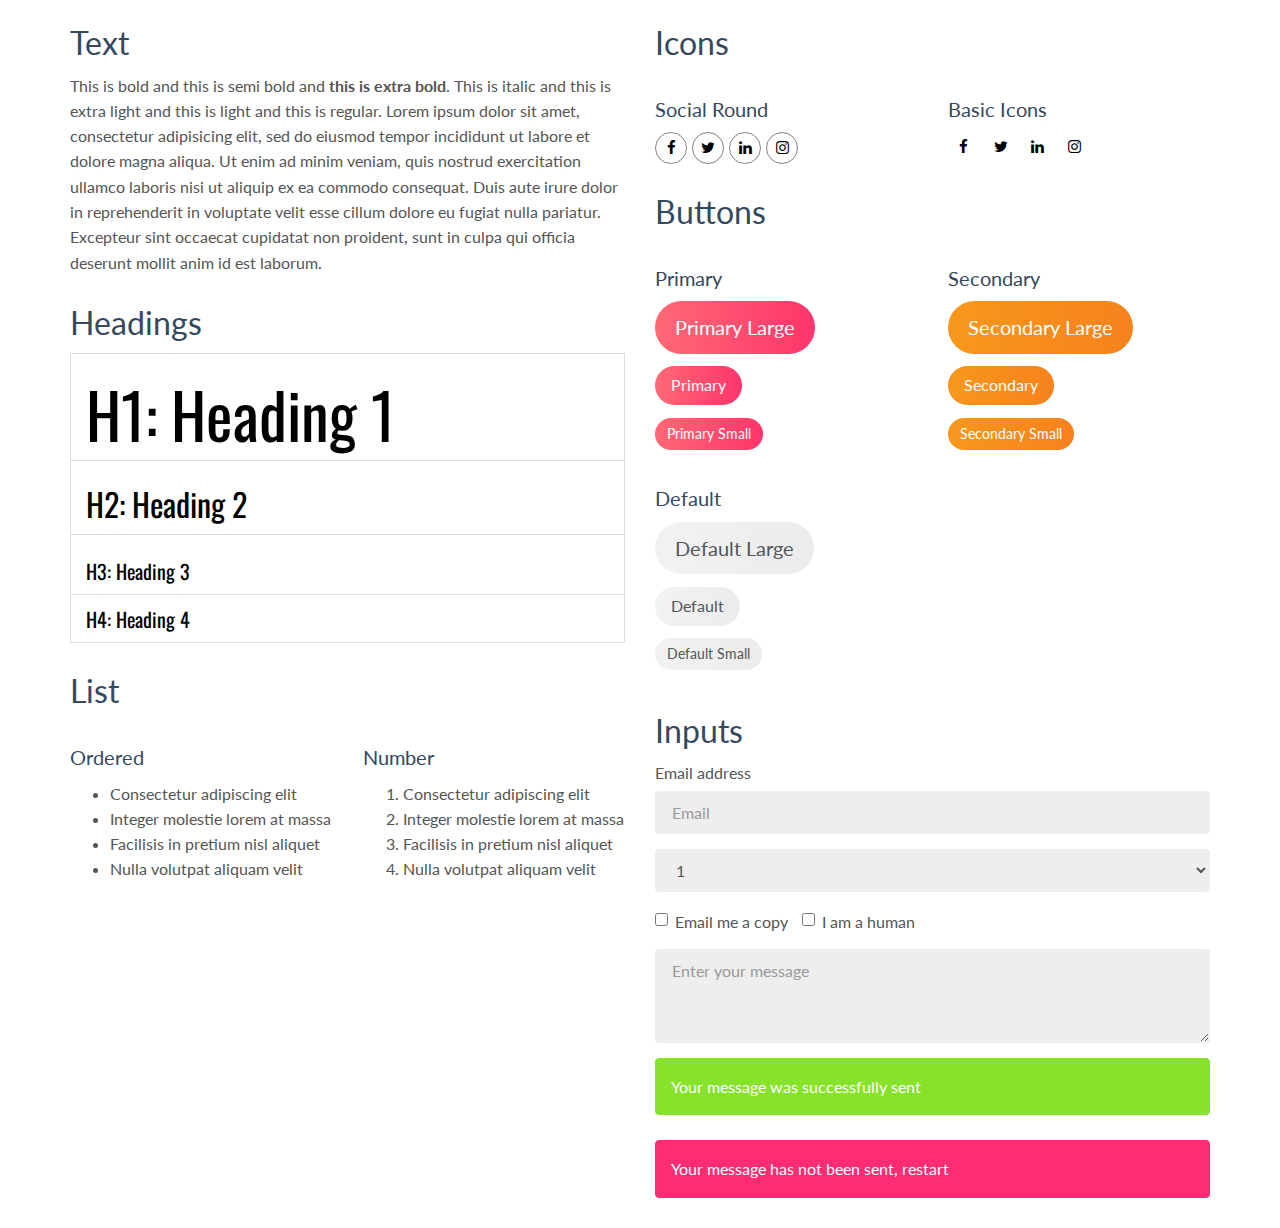
<file: components.html>
<!DOCTYPE html>
<html lang="en">

<head>
  <meta charset="UTF-8">
  <meta content="IE=edge" http-equiv="X-UA-Compatible">
  <meta content="width=device-width,initial-scale=1" name="viewport">
  <meta content="description" name="description">
  <meta name="google" content="notranslate" />
  <meta content="Mashup templates have been developped by Orson.io team" name="author">

  <!-- Disable tap highlight on IE -->
  <meta name="msapplication-tap-highlight" content="no">
  
  <link rel="apple-touch-icon" sizes="180x180" href="./assets/apple-icon-180x180.png">
  <link href="./assets/favicon.ico" rel="icon">

  <title>Title page</title>  

<link href="./main.d8e0d294.css" rel="stylesheet"></head>

<body class="white">


<!-- Add your site or app content here -->
  <div class="container">
    <div class="row">
      <div class="col-xs-12 col-md-6">

        <div class="template-example">
          <h2 class="template-title-example">Text</h2>
          <p>This is bold and this is semi bold and <b>this is extra bold</b>. This is italic and this is extra light and this is light
          and this is regular. Lorem ipsum dolor sit amet, consectetur adipisicing elit, sed do eiusmod
          tempor incididunt ut labore et dolore magna aliqua. Ut enim ad minim veniam,
          quis nostrud exercitation ullamco laboris nisi ut aliquip ex ea commodo
          consequat. Duis aute irure dolor in reprehenderit in voluptate velit esse
          cillum dolore eu fugiat nulla pariatur. Excepteur sint occaecat cupidatat non
          proident, sunt in culpa qui officia deserunt mollit anim id est laborum.
          </p>
        </div>

        <div class="template-example">
          <h2 class="template-title-example">Headings</h2>
          
          <table class="table table-bordered">
            <tr><td><h1>H1: Heading 1</h1></td></tr>
            <tr><td><h2>H2: Heading 2</h2></td></tr>
            <tr><td><h3>H3: Heading 3</h3></td></tr>
            <tr><td><h4>H4: Heading 4</h4></td></tr>
          </table>
          
        </div>

        
        <div class="template-example">
          <h2 class="template-title-example">List</h2>
          <div class="row">
            <div class="col-md-6">
              <h3 class="template-title-example">Ordered</h3>
              <ul>
                <li>Consectetur adipiscing elit</li>
                <li>Integer molestie lorem at massa</li>
                <li>Facilisis in pretium nisl aliquet</li>
                <li>Nulla volutpat aliquam velit</li>
              </ul>
            </div>
            <div class="col-md-6">
              <h3 class="template-title-example">Number</h3>
              <ol>
                <li>Consectetur adipiscing elit</li>
                <li>Integer molestie lorem at massa</li>
                <li>Facilisis in pretium nisl aliquet</li>
                <li>Nulla volutpat aliquam velit</li>
              </ol>
            </div>
          </div>
        </div>
        
      </div>

      <div class="col-xs-12 col-md-6">
        <div class="template-example">
          <h2 class="template-title-example">Icons</h2>
          
          <div class="row">
            <div class="col-md-6">
              <h3 class="template-title-example">Social Round</h2>
              <ul class="list-icons">
                <li>
                  <a href="" class="social-round-icon fa-icon">
                    <i class="fa fa-facebook"></i>
                  </a>
                </li>
                <li>
                  <a href="" class="social-round-icon fa-icon">
                    <i class="fa fa-twitter"></i>
                  </a>
                </li>
                <li>
                  <a href="" class="social-round-icon fa-icon">
                    <i class="fa fa-linkedin"></i>
                  </a>
                </li>
                <li>
                  <a href="" class="social-round-icon fa-icon">
                    <i class="fa fa-instagram"></i>
                  </a>
                </li>
              </ul>
            </div>
            <div class="col-md-6">
               <h3 class="template-title-example">Basic Icons</h2>
                <ul class="list-icons">
                  <li>
                    <span class="fa-icon">
                      <i class="fa fa-facebook"></i>
                    </span>
                  </li>
                  <li>
                    <span class="fa-icon">
                      <i class="fa fa-twitter"></i>
                    </span>
                  </li>
                  <li>
                    <span class="fa-icon">
                      <i class="fa fa-linkedin"></i>
                    </span>
                  </li>
                  <li>
                    <span class="fa-icon">
                      <i class="fa fa-instagram"></i>
                    </span>
                  </li>
                </ul>
            </div>

          </div>


          


        </div>

        <div class="template-example">
          <h2 class="template-title-example">Buttons</h2>
          <div class="row">
            <div class="col-md-6">
              <h3 class="template-title-example">Primary</h2>
              <div class="row">
                  <div class="col-md-6">
                  <p><a href="" class="btn btn-primary btn-lg">Primary Large</a></p>
                  <p><a href="" class="btn btn-primary">Primary </a></p>
                  <p><a href="" class="btn btn-primary btn-sm">Primary Small</a></p>
                </div>
              </div>

              <h3 class="template-title-example">Default</h2>
              <div class="row">
                  <div class="col-md-6">
                  <p><a href="" class="btn btn-default btn-lg">Default Large</a></p>
                  <p><a href="" class="btn btn-default">Default </a></p>
                  <p><a href="" class="btn btn-default btn-sm">Default Small</a></p>
                </div>
              </div>

            </div>

            <div class="col-md-6">
              <h3 class="template-title-example">Secondary</h2>
              <div class="row">
                  <div class="col-md-6">
                  <p><a href="" class="btn btn-info btn-lg">Secondary Large</a></p>
                  <p><a href="" class="btn btn-info">Secondary </a></p>
                  <p><a href="" class="btn btn-info btn-sm">Secondary Small</a></p>
                </div>
              </div>
            </div>
          </div>
        </div>
        
        <div class="template-example">
          <h2 class="template-title-example">Inputs</h2>

            <div class="form-group">
              <label for="exampleInputEmail1">Email address</label>
              <input type="email" class="form-control" id="exampleInputEmail1" placeholder="Email">
            </div>

            <div class="form-group">
              <select class="form-control">
                <option>1</option>
                <option>2</option>
                <option>3</option>
                <option>4</option>
                <option>5</option>
              </select>
            </div>

            <div class="form-group">
              <label class="checkbox-inline">
                <input 
                type="checkbox" id="inlineCheckbox1" value="option1"> Email me a copy
              </label>
              <label class="checkbox-inline">
                <input type="checkbox" id="inlineCheckbox2" value="option2"> I am a human
              </label>
            </div>

            <div class="form-group">
              <textarea class="form-control" rows="3" placeholder="Enter your message"></textarea>
            </div>
            
            <div class="alert alert-success" role="alert">Your message was successfully sent</div>
            <div class="alert alert-danger" role="alert">Your message has not been sent, restart</div>
        </div>




      </div>
    </div>
  </div>

<script type="text/javascript" src="./main.bc58148c.js"></script>
</file>
<file: main.d8e0d294.css>
@import url(https://fonts.googleapis.com/css?family=Lato:400,700|Oswald);@import url(https://maxcdn.bootstrapcdn.com/font-awesome/4.7.0/css/font-awesome.min.css);/*!
 * Bootstrap v3.3.7 (http://getbootstrap.com)
 * Copyright 2011-2016 Twitter, Inc.
 * Licensed under MIT (https://github.com/twbs/bootstrap/blob/master/LICENSE)
 */
/*! normalize.css v3.0.3 | MIT License | github.com/necolas/normalize.css */html{font-family:sans-serif;-ms-text-size-adjust:100%;-webkit-text-size-adjust:100%}body{margin:0}article,aside,details,figcaption,figure,footer,header,hgroup,main,menu,nav,section,summary{display:block}audio,canvas,progress,video{display:inline-block;vertical-align:baseline}audio:not([controls]){display:none;height:0}[hidden],template{display:none}a{background-color:transparent}a:active,a:hover{outline:0}abbr[title]{border-bottom:1px dotted}b,strong{font-weight:700}dfn{font-style:italic}h1{font-size:2em;margin:.67em 0}mark{background:#ff0;color:#000}small{font-size:80%}sub,sup{font-size:75%;line-height:0;position:relative;vertical-align:baseline}sup{top:-.5em}sub{bottom:-.25em}img{border:0}svg:not(:root){overflow:hidden}figure{margin:1em 40px}hr{box-sizing:content-box;height:0}pre{overflow:auto}code,kbd,pre,samp{font-family:monospace,monospace;font-size:1em}button,input,optgroup,select,textarea{color:inherit;font:inherit;margin:0}button{overflow:visible}button,select{text-transform:none}button,html input[type=button],input[type=reset],input[type=submit]{-webkit-appearance:button;cursor:pointer}button[disabled],html input[disabled]{cursor:default}button::-moz-focus-inner,input::-moz-focus-inner{border:0;padding:0}input{line-height:normal}input[type=checkbox],input[type=radio]{box-sizing:border-box;padding:0}input[type=number]::-webkit-inner-spin-button,input[type=number]::-webkit-outer-spin-button{height:auto}input[type=search]{-webkit-appearance:textfield;box-sizing:content-box}input[type=search]::-webkit-search-cancel-button,input[type=search]::-webkit-search-decoration{-webkit-appearance:none}fieldset{border:1px solid silver;margin:0 2px;padding:.35em .625em .75em}textarea{overflow:auto}optgroup{font-weight:700}table{border-collapse:collapse;border-spacing:0}td,th{padding:0}

/*! Source: https://github.com/h5bp/html5-boilerplate/blob/master/src/css/main.css */@media print{*,:after,:before{background:transparent!important;color:#000!important;box-shadow:none!important;text-shadow:none!important}a,a:visited{text-decoration:underline}a[href]:after{content:" (" attr(href) ")"}abbr[title]:after{content:" (" attr(title) ")"}a[href^="#"]:after,a[href^="javascript:"]:after{content:""}blockquote,pre{border:1px solid #999;page-break-inside:avoid}thead{display:table-header-group}img,tr{page-break-inside:avoid}img{max-width:100%!important}h2,h3,p{orphans:3;widows:3}h2,h3{page-break-after:avoid}.navbar{display:none}.btn>.caret,.dropup>.btn>.caret{border-top-color:#000!important}.label{border:1px solid #000}.table{border-collapse:collapse!important}.table td,.table th{background-color:#fff!important}.table-bordered td,.table-bordered th{border:1px solid #ddd!important}}*,:after,:before{-webkit-box-sizing:border-box;-moz-box-sizing:border-box;box-sizing:border-box}html{font-size:10px;-webkit-tap-highlight-color:transparent}body{font-family:Lato,Helvetica,Arial,sans-serif;font-size:16px;line-height:1.58;color:#555;background-color:#fff}button,input,select,textarea{font-family:inherit;font-size:inherit;line-height:inherit}a{color:#ff0060;text-decoration:none}a:focus,a:hover{color:#b30043;text-decoration:underline}a:focus{outline:5px auto -webkit-focus-ring-color;outline-offset:-2px}figure{margin:0}img{vertical-align:middle}.img-responsive{display:block;max-width:100%;height:auto}.img-rounded{border-radius:6px}.img-thumbnail{padding:4px;line-height:1.58;background-color:#fff;border:1px solid #ddd;border-radius:4px;-webkit-transition:all .2s ease-in-out;-o-transition:all .2s ease-in-out;transition:all .2s ease-in-out;display:inline-block;max-width:100%;height:auto}.img-circle{border-radius:50%}hr{margin-top:25px;margin-bottom:25px;border:0;border-top:1px solid #eee}.sr-only{position:absolute;width:1px;height:1px;margin:-1px;padding:0;overflow:hidden;clip:rect(0,0,0,0);border:0}.sr-only-focusable:active,.sr-only-focusable:focus{position:static;width:auto;height:auto;margin:0;overflow:visible;clip:auto}[role=button]{cursor:pointer}.h1,.h2,.h3,.h4,.h5,.h6,h1,h2,h3,h4,h5,h6{font-family:Oswald,Helvetica,Arial,sans-serif;font-weight:400;line-height:1.1;color:#000}.h1 .small,.h1 small,.h2 .small,.h2 small,.h3 .small,.h3 small,.h4 .small,.h4 small,.h5 .small,.h5 small,.h6 .small,.h6 small,h1 .small,h1 small,h2 .small,h2 small,h3 .small,h3 small,h4 .small,h4 small,h5 .small,h5 small,h6 .small,h6 small{font-weight:400;line-height:1;color:#777}.h1,.h2,.h3,h1,h2,h3{margin-top:25px;margin-bottom:12.5px}.h1 .small,.h1 small,.h2 .small,.h2 small,.h3 .small,.h3 small,h1 .small,h1 small,h2 .small,h2 small,h3 .small,h3 small{font-size:65%}.h4,.h5,.h6,h4,h5,h6{margin-top:12.5px;margin-bottom:12.5px}.h4 .small,.h4 small,.h5 .small,.h5 small,.h6 .small,.h6 small,h4 .small,h4 small,h5 .small,h5 small,h6 .small,h6 small{font-size:75%}.h1,h1{font-size:63px}.h2,h2{font-size:27px}.h3,.h4,h3,h4{font-size:20px}.h5,h5{font-size:18px}.h6,h6{font-size:14px}p{margin:0 0 12.5px}.lead{margin-bottom:25px;font-size:18px;font-weight:300;line-height:1.4}@media (min-width:768px){.lead{font-size:24px}}.small,small{font-size:87%}.mark,mark{background-color:#fcf8e3;padding:.2em}.text-left{text-align:left}.text-right{text-align:right}.text-center{text-align:center}.text-justify{text-align:justify}.text-nowrap{white-space:nowrap}.text-lowercase{text-transform:lowercase}.initialism,.text-uppercase{text-transform:uppercase}.text-capitalize{text-transform:capitalize}.text-muted{color:#777}.text-primary{color:#ff0060}a.text-primary:focus,a.text-primary:hover{color:#000}.text-success{color:#fff}a.text-success:focus,a.text-success:hover{color:#000}.text-info{color:#31708f}a.text-info:focus,a.text-info:hover{color:#000}.text-warning{color:#000}a.text-warning:focus,a.text-warning:hover{color:#000}.text-danger{color:#000}a.text-danger:focus,a.text-danger:hover{color:#000}.bg-primary{color:#000;background-color:#000}a.bg-primary:focus,a.bg-primary:hover{background-color:#000}.bg-success{background-color:#000}a.bg-success:focus,a.bg-success:hover{background-color:#000}.bg-info{background-color:#000000}a.bg-info:focus,a.bg-info:hover{background-color:#000000}.bg-warning{background-color:#000}a.bg-warning:focus,a.bg-warning:hover{background-color:#000}.bg-danger{background-color:#000}a.bg-danger:focus,a.bg-danger:hover{background-color:#000}.page-header{padding-bottom:11.5px;margin:50px 0 25px;border-bottom:1px solid #eee}ol,ul{margin-top:0;margin-bottom:12.5px}ol ol,ol ul,ul ol,ul ul{margin-bottom:0}.list-inline,.list-unstyled{padding-left:0;list-style:none}.list-inline{margin-left:-5px}.list-inline>li{display:inline-block;padding-left:5px;padding-right:5px}dl{margin-top:0;margin-bottom:25px}dd,dt{line-height:1.58}dt{font-weight:700}dd{margin-left:0}.dl-horizontal dd:after,.dl-horizontal dd:before{content:" ";display:table}.dl-horizontal dd:after{clear:both}@media (min-width:768px){.dl-horizontal dt{float:left;width:160px;clear:left;text-align:right;overflow:hidden;text-overflow:ellipsis;white-space:nowrap}.dl-horizontal dd{margin-left:180px}}abbr[data-original-title],abbr[title]{cursor:help;border-bottom:1px dotted #777}.initialism{font-size:90%}blockquote{padding:12.5px 25px;margin:0 0 25px;font-size:20px;border-left:5px solid #eee}blockquote ol:last-child,blockquote p:last-child,blockquote ul:last-child{margin-bottom:0}blockquote .small,blockquote footer,blockquote small{display:block;font-size:80%;line-height:1.58;color:#777}blockquote .small:before,blockquote footer:before,blockquote small:before{content:"\2014   \A0"}.blockquote-reverse,blockquote.pull-right{padding-right:15px;padding-left:0;border-right:5px solid #eee;border-left:0;text-align:right}.blockquote-reverse .small:before,.blockquote-reverse footer:before,.blockquote-reverse small:before,blockquote.pull-right .small:before,blockquote.pull-right footer:before,blockquote.pull-right small:before{content:""}.blockquote-reverse .small:after,.blockquote-reverse footer:after,.blockquote-reverse small:after,blockquote.pull-right .small:after,blockquote.pull-right footer:after,blockquote.pull-right small:after{content:"\A0   \2014"}address{margin-bottom:25px;font-style:normal;line-height:1.58}code,kbd,pre,samp{font-family:Menlo,Monaco,Consolas,Courier New,monospace}code{color:#c7254e;background-color:#000000;border-radius:4px}code,kbd{padding:2px 4px;font-size:90%}kbd{color:#000000;background-color:#333;border-radius:3px;box-shadow:inset 0 -1px 0 rgba(0,0,0,.25)}kbd kbd{padding:0;font-size:100%;font-weight:700;box-shadow:none}pre{display:block;padding:12px;margin:0 0 12.5px;font-size:15px;line-height:1.58;word-break:break-all;word-wrap:break-word;color:#000;background-color:#000000;border:1px solid #ccc;border-radius:4px}pre code{padding:0;font-size:inherit;color:inherit;white-space:pre-wrap;background-color:transparent;border-radius:0}.pre-scrollable{max-height:340px;overflow-y:scroll}.container{margin-right:auto;margin-left:auto;padding-left:15px;padding-right:15px}.container:after,.container:before{content:" ";display:table}.container:after{clear:both}@media (min-width:768px){.container{width:750px}}@media (min-width:992px){.container{width:970px}}@media (min-width:1200px){.container{width:1170px}}.container-fluid{margin-right:auto;margin-left:auto;padding-left:15px;padding-right:15px}.container-fluid:after,.container-fluid:before{content:" ";display:table}.container-fluid:after{clear:both}.row{margin-left:-15px;margin-right:-15px}.row:after,.row:before{content:" ";display:table}.row:after{clear:both}.col-lg-1,.col-lg-2,.col-lg-3,.col-lg-4,.col-lg-5,.col-lg-6,.col-lg-7,.col-lg-8,.col-lg-9,.col-lg-10,.col-lg-11,.col-lg-12,.col-md-1,.col-md-2,.col-md-3,.col-md-4,.col-md-5,.col-md-6,.col-md-7,.col-md-8,.col-md-9,.col-md-10,.col-md-11,.col-md-12,.col-sm-1,.col-sm-2,.col-sm-3,.col-sm-4,.col-sm-5,.col-sm-6,.col-sm-7,.col-sm-8,.col-sm-9,.col-sm-10,.col-sm-11,.col-sm-12,.col-xs-1,.col-xs-2,.col-xs-3,.col-xs-4,.col-xs-5,.col-xs-6,.col-xs-7,.col-xs-8,.col-xs-9,.col-xs-10,.col-xs-11,.col-xs-12{position:relative;min-height:1px;padding-left:15px;padding-right:15px}.col-xs-1,.col-xs-2,.col-xs-3,.col-xs-4,.col-xs-5,.col-xs-6,.col-xs-7,.col-xs-8,.col-xs-9,.col-xs-10,.col-xs-11,.col-xs-12{float:left}.col-xs-1{width:8.33333%}.col-xs-2{width:16.66667%}.col-xs-3{width:25%}.col-xs-4{width:33.33333%}.col-xs-5{width:41.66667%}.col-xs-6{width:50%}.col-xs-7{width:58.33333%}.col-xs-8{width:66.66667%}.col-xs-9{width:75%}.col-xs-10{width:83.33333%}.col-xs-11{width:91.66667%}.col-xs-12{width:100%}.col-xs-pull-0{right:auto}.col-xs-pull-1{right:8.33333%}.col-xs-pull-2{right:16.66667%}.col-xs-pull-3{right:25%}.col-xs-pull-4{right:33.33333%}.col-xs-pull-5{right:41.66667%}.col-xs-pull-6{right:50%}.col-xs-pull-7{right:58.33333%}.col-xs-pull-8{right:66.66667%}.col-xs-pull-9{right:75%}.col-xs-pull-10{right:83.33333%}.col-xs-pull-11{right:91.66667%}.col-xs-pull-12{right:100%}.col-xs-push-0{left:auto}.col-xs-push-1{left:8.33333%}.col-xs-push-2{left:16.66667%}.col-xs-push-3{left:25%}.col-xs-push-4{left:33.33333%}.col-xs-push-5{left:41.66667%}.col-xs-push-6{left:50%}.col-xs-push-7{left:58.33333%}.col-xs-push-8{left:66.66667%}.col-xs-push-9{left:75%}.col-xs-push-10{left:83.33333%}.col-xs-push-11{left:91.66667%}.col-xs-push-12{left:100%}.col-xs-offset-0{margin-left:0}.col-xs-offset-1{margin-left:8.33333%}.col-xs-offset-2{margin-left:16.66667%}.col-xs-offset-3{margin-left:25%}.col-xs-offset-4{margin-left:33.33333%}.col-xs-offset-5{margin-left:41.66667%}.col-xs-offset-6{margin-left:50%}.col-xs-offset-7{margin-left:58.33333%}.col-xs-offset-8{margin-left:66.66667%}.col-xs-offset-9{margin-left:75%}.col-xs-offset-10{margin-left:83.33333%}.col-xs-offset-11{margin-left:91.66667%}.col-xs-offset-12{margin-left:100%}@media (min-width:768px){.col-sm-1,.col-sm-2,.col-sm-3,.col-sm-4,.col-sm-5,.col-sm-6,.col-sm-7,.col-sm-8,.col-sm-9,.col-sm-10,.col-sm-11,.col-sm-12{float:left}.col-sm-1{width:8.33333%}.col-sm-2{width:16.66667%}.col-sm-3{width:25%}.col-sm-4{width:33.33333%}.col-sm-5{width:41.66667%}.col-sm-6{width:50%}.col-sm-7{width:58.33333%}.col-sm-8{width:66.66667%}.col-sm-9{width:75%}.col-sm-10{width:83.33333%}.col-sm-11{width:91.66667%}.col-sm-12{width:100%}.col-sm-pull-0{right:auto}.col-sm-pull-1{right:8.33333%}.col-sm-pull-2{right:16.66667%}.col-sm-pull-3{right:25%}.col-sm-pull-4{right:33.33333%}.col-sm-pull-5{right:41.66667%}.col-sm-pull-6{right:50%}.col-sm-pull-7{right:58.33333%}.col-sm-pull-8{right:66.66667%}.col-sm-pull-9{right:75%}.col-sm-pull-10{right:83.33333%}.col-sm-pull-11{right:91.66667%}.col-sm-pull-12{right:100%}.col-sm-push-0{left:auto}.col-sm-push-1{left:8.33333%}.col-sm-push-2{left:16.66667%}.col-sm-push-3{left:25%}.col-sm-push-4{left:33.33333%}.col-sm-push-5{left:41.66667%}.col-sm-push-6{left:50%}.col-sm-push-7{left:58.33333%}.col-sm-push-8{left:66.66667%}.col-sm-push-9{left:75%}.col-sm-push-10{left:83.33333%}.col-sm-push-11{left:91.66667%}.col-sm-push-12{left:100%}.col-sm-offset-0{margin-left:0}.col-sm-offset-1{margin-left:8.33333%}.col-sm-offset-2{margin-left:16.66667%}.col-sm-offset-3{margin-left:25%}.col-sm-offset-4{margin-left:33.33333%}.col-sm-offset-5{margin-left:41.66667%}.col-sm-offset-6{margin-left:50%}.col-sm-offset-7{margin-left:58.33333%}.col-sm-offset-8{margin-left:66.66667%}.col-sm-offset-9{margin-left:75%}.col-sm-offset-10{margin-left:83.33333%}.col-sm-offset-11{margin-left:91.66667%}.col-sm-offset-12{margin-left:100%}}@media (min-width:992px){.col-md-1,.col-md-2,.col-md-3,.col-md-4,.col-md-5,.col-md-6,.col-md-7,.col-md-8,.col-md-9,.col-md-10,.col-md-11,.col-md-12{float:left}.col-md-1{width:8.33333%}.col-md-2{width:16.66667%}.col-md-3{width:25%}.col-md-4{width:33.33333%}.col-md-5{width:41.66667%}.col-md-6{width:50%}.col-md-7{width:58.33333%}.col-md-8{width:66.66667%}.col-md-9{width:75%}.col-md-10{width:83.33333%}.col-md-11{width:91.66667%}.col-md-12{width:100%}.col-md-pull-0{right:auto}.col-md-pull-1{right:8.33333%}.col-md-pull-2{right:16.66667%}.col-md-pull-3{right:25%}.col-md-pull-4{right:33.33333%}.col-md-pull-5{right:41.66667%}.col-md-pull-6{right:50%}.col-md-pull-7{right:58.33333%}.col-md-pull-8{right:66.66667%}.col-md-pull-9{right:75%}.col-md-pull-10{right:83.33333%}.col-md-pull-11{right:91.66667%}.col-md-pull-12{right:100%}.col-md-push-0{left:auto}.col-md-push-1{left:8.33333%}.col-md-push-2{left:16.66667%}.col-md-push-3{left:25%}.col-md-push-4{left:33.33333%}.col-md-push-5{left:41.66667%}.col-md-push-6{left:50%}.col-md-push-7{left:58.33333%}.col-md-push-8{left:66.66667%}.col-md-push-9{left:75%}.col-md-push-10{left:83.33333%}.col-md-push-11{left:91.66667%}.col-md-push-12{left:100%}.col-md-offset-0{margin-left:0}.col-md-offset-1{margin-left:8.33333%}.col-md-offset-2{margin-left:16.66667%}.col-md-offset-3{margin-left:25%}.col-md-offset-4{margin-left:33.33333%}.col-md-offset-5{margin-left:41.66667%}.col-md-offset-6{margin-left:50%}.col-md-offset-7{margin-left:58.33333%}.col-md-offset-8{margin-left:66.66667%}.col-md-offset-9{margin-left:75%}.col-md-offset-10{margin-left:83.33333%}.col-md-offset-11{margin-left:91.66667%}.col-md-offset-12{margin-left:100%}}@media (min-width:1200px){.col-lg-1,.col-lg-2,.col-lg-3,.col-lg-4,.col-lg-5,.col-lg-6,.col-lg-7,.col-lg-8,.col-lg-9,.col-lg-10,.col-lg-11,.col-lg-12{float:left}.col-lg-1{width:8.33333%}.col-lg-2{width:16.66667%}.col-lg-3{width:25%}.col-lg-4{width:33.33333%}.col-lg-5{width:41.66667%}.col-lg-6{width:50%}.col-lg-7{width:58.33333%}.col-lg-8{width:66.66667%}.col-lg-9{width:75%}.col-lg-10{width:83.33333%}.col-lg-11{width:91.66667%}.col-lg-12{width:100%}.col-lg-pull-0{right:auto}.col-lg-pull-1{right:8.33333%}.col-lg-pull-2{right:16.66667%}.col-lg-pull-3{right:25%}.col-lg-pull-4{right:33.33333%}.col-lg-pull-5{right:41.66667%}.col-lg-pull-6{right:50%}.col-lg-pull-7{right:58.33333%}.col-lg-pull-8{right:66.66667%}.col-lg-pull-9{right:75%}.col-lg-pull-10{right:83.33333%}.col-lg-pull-11{right:91.66667%}.col-lg-pull-12{right:100%}.col-lg-push-0{left:auto}.col-lg-push-1{left:8.33333%}.col-lg-push-2{left:16.66667%}.col-lg-push-3{left:25%}.col-lg-push-4{left:33.33333%}.col-lg-push-5{left:41.66667%}.col-lg-push-6{left:50%}.col-lg-push-7{left:58.33333%}.col-lg-push-8{left:66.66667%}.col-lg-push-9{left:75%}.col-lg-push-10{left:83.33333%}.col-lg-push-11{left:91.66667%}.col-lg-push-12{left:100%}.col-lg-offset-0{margin-left:0}.col-lg-offset-1{margin-left:8.33333%}.col-lg-offset-2{margin-left:16.66667%}.col-lg-offset-3{margin-left:25%}.col-lg-offset-4{margin-left:33.33333%}.col-lg-offset-5{margin-left:41.66667%}.col-lg-offset-6{margin-left:50%}.col-lg-offset-7{margin-left:58.33333%}.col-lg-offset-8{margin-left:66.66667%}.col-lg-offset-9{margin-left:75%}.col-lg-offset-10{margin-left:83.33333%}.col-lg-offset-11{margin-left:91.66667%}.col-lg-offset-12{margin-left:100%}}table{background-color:transparent}caption{padding-top:8px;padding-bottom:8px;color:#777}caption,th{text-align:left}.table{width:100%;max-width:100%;margin-bottom:25px}.table>tbody>tr>td,.table>tbody>tr>th,.table>tfoot>tr>td,.table>tfoot>tr>th,.table>thead>tr>td,.table>thead>tr>th{padding:8px;line-height:1.58;vertical-align:top;border-top:1px solid #ddd}.table>thead>tr>th{vertical-align:bottom;border-bottom:2px solid #ddd}.table>caption+thead>tr:first-child>td,.table>caption+thead>tr:first-child>th,.table>colgroup+thead>tr:first-child>td,.table>colgroup+thead>tr:first-child>th,.table>thead:first-child>tr:first-child>td,.table>thead:first-child>tr:first-child>th{border-top:0}.table>tbody+tbody{border-top:2px solid #ddd}.table .table{background-color:#000}.table-condensed>tbody>tr>td,.table-condensed>tbody>tr>th,.table-condensed>tfoot>tr>td,.table-condensed>tfoot>tr>th,.table-condensed>thead>tr>td,.table-condensed>thead>tr>th{padding:5px}.table-bordered,.table-bordered>tbody>tr>td,.table-bordered>tbody>tr>th,.table-bordered>tfoot>tr>td,.table-bordered>tfoot>tr>th,.table-bordered>thead>tr>td,.table-bordered>thead>tr>th{border:1px solid #ddd}.table-bordered>thead>tr>td,.table-bordered>thead>tr>th{border-bottom-width:2px}.table-striped>tbody>tr:nth-of-type(odd){background-color:#f9f9f9}.table-hover>tbody>tr:hover{background-color:#f5f5f5}table col[class*=col-]{position:static;float:none;display:table-column}table td[class*=col-],table th[class*=col-]{position:static;float:none;display:table-cell}.table>tbody>tr.active>td,.table>tbody>tr.active>th,.table>tbody>tr>td.active,.table>tbody>tr>th.active,.table>tfoot>tr.active>td,.table>tfoot>tr.active>th,.table>tfoot>tr>td.active,.table>tfoot>tr>th.active,.table>thead>tr.active>td,.table>thead>tr.active>th,.table>thead>tr>td.active,.table>thead>tr>th.active{background-color:#f5f5f5}.table-hover>tbody>tr.active:hover>td,.table-hover>tbody>tr.active:hover>th,.table-hover>tbody>tr:hover>.active,.table-hover>tbody>tr>td.active:hover,.table-hover>tbody>tr>th.active:hover{background-color:#e8e8e8}.table>tbody>tr.success>td,.table>tbody>tr.success>th,.table>tbody>tr>td.success,.table>tbody>tr>th.success,.table>tfoot>tr.success>td,.table>tfoot>tr.success>th,.table>tfoot>tr>td.success,.table>tfoot>tr>th.success,.table>thead>tr.success>td,.table>thead>tr.success>th,.table>thead>tr>td.success,.table>thead>tr>th.success{background-color:#87e329}.table-hover>tbody>tr.success:hover>td,.table-hover>tbody>tr.success:hover>th,.table-hover>tbody>tr:hover>.success,.table-hover>tbody>tr>td.success:hover,.table-hover>tbody>tr>th.success:hover{background-color:#7ad61c}.table>tbody>tr.info>td,.table>tbody>tr.info>th,.table>tbody>tr>td.info,.table>tbody>tr>th.info,.table>tfoot>tr.info>td,.table>tfoot>tr.info>th,.table>tfoot>tr>td.info,.table>tfoot>tr>th.info,.table>thead>tr.info>td,.table>thead>tr.info>th,.table>thead>tr>td.info,.table>thead>tr>th.info{background-color:#d9edf7}.table-hover>tbody>tr.info:hover>td,.table-hover>tbody>tr.info:hover>th,.table-hover>tbody>tr:hover>.info,.table-hover>tbody>tr>td.info:hover,.table-hover>tbody>tr>th.info:hover{background-color:#c4e3f3}.table>tbody>tr.warning>td,.table>tbody>tr.warning>th,.table>tbody>tr>td.warning,.table>tbody>tr>th.warning,.table>tfoot>tr.warning>td,.table>tfoot>tr.warning>th,.table>tfoot>tr>td.warning,.table>tfoot>tr>th.warning,.table>thead>tr.warning>td,.table>thead>tr.warning>th,.table>thead>tr>td.warning,.table>thead>tr>th.warning{background-color:#fcf8e3}.table-hover>tbody>tr.warning:hover>td,.table-hover>tbody>tr.warning:hover>th,.table-hover>tbody>tr:hover>.warning,.table-hover>tbody>tr>td.warning:hover,.table-hover>tbody>tr>th.warning:hover{background-color:#faf2cc}.table>tbody>tr.danger>td,.table>tbody>tr.danger>th,.table>tbody>tr>td.danger,.table>tbody>tr>th.danger,.table>tfoot>tr.danger>td,.table>tfoot>tr.danger>th,.table>tfoot>tr>td.danger,.table>tfoot>tr>th.danger,.table>thead>tr.danger>td,.table>thead>tr.danger>th,.table>thead>tr>td.danger,.table>thead>tr>th.danger{background-color:#ff2c74}.table-hover>tbody>tr.danger:hover>td,.table-hover>tbody>tr.danger:hover>th,.table-hover>tbody>tr:hover>.danger,.table-hover>tbody>tr>td.danger:hover,.table-hover>tbody>tr>th.danger:hover{background-color:#ff1363}.table-responsive{overflow-x:auto;min-height:.01%}@media screen and (max-width:767px){.table-responsive{width:100%;margin-bottom:18.75px;overflow-y:hidden;-ms-overflow-style:-ms-autohiding-scrollbar;border:1px solid #ddd}.table-responsive>.table{margin-bottom:0}.table-responsive>.table>tbody>tr>td,.table-responsive>.table>tbody>tr>th,.table-responsive>.table>tfoot>tr>td,.table-responsive>.table>tfoot>tr>th,.table-responsive>.table>thead>tr>td,.table-responsive>.table>thead>tr>th{white-space:nowrap}.table-responsive>.table-bordered{border:0}.table-responsive>.table-bordered>tbody>tr>td:first-child,.table-responsive>.table-bordered>tbody>tr>th:first-child,.table-responsive>.table-bordered>tfoot>tr>td:first-child,.table-responsive>.table-bordered>tfoot>tr>th:first-child,.table-responsive>.table-bordered>thead>tr>td:first-child,.table-responsive>.table-bordered>thead>tr>th:first-child{border-left:0}.table-responsive>.table-bordered>tbody>tr>td:last-child,.table-responsive>.table-bordered>tbody>tr>th:last-child,.table-responsive>.table-bordered>tfoot>tr>td:last-child,.table-responsive>.table-bordered>tfoot>tr>th:last-child,.table-responsive>.table-bordered>thead>tr>td:last-child,.table-responsive>.table-bordered>thead>tr>th:last-child{border-right:0}.table-responsive>.table-bordered>tbody>tr:last-child>td,.table-responsive>.table-bordered>tbody>tr:last-child>th,.table-responsive>.table-bordered>tfoot>tr:last-child>td,.table-responsive>.table-bordered>tfoot>tr:last-child>th{border-bottom:0}}fieldset{margin:0;min-width:0}fieldset,legend{padding:0;border:0}legend{display:block;width:100%;margin-bottom:25px;font-size:24px;line-height:inherit;color:#333;border-bottom:1px solid #e5e5e5}label{display:inline-block;max-width:100%;margin-bottom:5px;font-weight:700}input[type=search]{-webkit-box-sizing:border-box;-moz-box-sizing:border-box;box-sizing:border-box}input[type=checkbox],input[type=radio]{margin:4px 0 0;margin-top:1px\9;line-height:normal}input[type=file]{display:block}input[type=range]{display:block;width:100%}select[multiple],select[size]{height:auto}input[type=checkbox]:focus,input[type=file]:focus,input[type=radio]:focus{outline:5px auto -webkit-focus-ring-color;outline-offset:-2px}output{padding-top:9px}.form-control,output{display:block;font-size:16px;line-height:1.58;color:#555}.form-control{width:100%;height:43px;padding:8px 16px;background-color:#eee;background-image:none;border:1px solid transparent;border-radius:4px;-webkit-box-shadow:inset 0 1px 1px rgba(0,0,0,.075);box-shadow:inset 0 1px 1px rgba(0,0,0,.075);-webkit-transition:border-color .15s ease-in-out,box-shadow .15s ease-in-out;-o-transition:border-color ease-in-out .15s,box-shadow ease-in-out .15s;transition:border-color .15s ease-in-out,box-shadow .15s ease-in-out}.form-control:focus{border-color:#66afe9;-webkit-box-shadow:inset 0 1px 1px rgba(0,0,0,.075),0 0 8px rgba(102,175,233,.6);box-shadow:inset 0 1px 1px rgba(0,0,0,.075),0 0 8px rgba(102,175,233,.6)}.form-control::-moz-placeholder{color:#999;opacity:1}.form-control:-ms-input-placeholder{color:#999}.form-control::-webkit-input-placeholder{color:#999}.form-control::-ms-expand{border:0;background-color:transparent}.form-control[disabled],.form-control[readonly],fieldset[disabled] .form-control{background-color:#eee;opacity:1}.form-control[disabled],fieldset[disabled] .form-control{cursor:not-allowed}textarea.form-control{height:auto}input[type=search]{-webkit-appearance:none}@media screen and (-webkit-min-device-pixel-ratio:0){input[type=date].form-control,input[type=datetime-local].form-control,input[type=month].form-control,input[type=time].form-control{line-height:43px}.input-group-sm>.input-group-btn>input[type=date].btn,.input-group-sm>.input-group-btn>input[type=datetime-local].btn,.input-group-sm>.input-group-btn>input[type=month].btn,.input-group-sm>.input-group-btn>input[type=time].btn,.input-group-sm>input[type=date].form-control,.input-group-sm>input[type=date].input-group-addon,.input-group-sm>input[type=datetime-local].form-control,.input-group-sm>input[type=datetime-local].input-group-addon,.input-group-sm>input[type=month].form-control,.input-group-sm>input[type=month].input-group-addon,.input-group-sm>input[type=time].form-control,.input-group-sm>input[type=time].input-group-addon,.input-group-sm input[type=date],.input-group-sm input[type=datetime-local],.input-group-sm input[type=month],.input-group-sm input[type=time],input[type=date].input-sm,input[type=datetime-local].input-sm,input[type=month].input-sm,input[type=time].input-sm{line-height:35px}.input-group-lg>.input-group-btn>input[type=date].btn,.input-group-lg>.input-group-btn>input[type=datetime-local].btn,.input-group-lg>.input-group-btn>input[type=month].btn,.input-group-lg>.input-group-btn>input[type=time].btn,.input-group-lg>input[type=date].form-control,.input-group-lg>input[type=date].input-group-addon,.input-group-lg>input[type=datetime-local].form-control,.input-group-lg>input[type=datetime-local].input-group-addon,.input-group-lg>input[type=month].form-control,.input-group-lg>input[type=month].input-group-addon,.input-group-lg>input[type=time].form-control,.input-group-lg>input[type=time].input-group-addon,.input-group-lg input[type=date],.input-group-lg input[type=datetime-local],.input-group-lg input[type=month],.input-group-lg input[type=time],input[type=date].input-lg,input[type=datetime-local].input-lg,input[type=month].input-lg,input[type=time].input-lg{line-height:53px}}.form-group{margin-bottom:15px}.checkbox,.radio{position:relative;display:block;margin-top:10px;margin-bottom:10px}.checkbox label,.radio label{min-height:25px;padding-left:20px;margin-bottom:0;font-weight:400;cursor:pointer}.checkbox-inline input[type=checkbox],.checkbox input[type=checkbox],.radio-inline input[type=radio],.radio input[type=radio]{position:absolute;margin-left:-20px;margin-top:4px\9}.checkbox+.checkbox,.radio+.radio{margin-top:-5px}.checkbox-inline,.radio-inline{position:relative;display:inline-block;padding-left:20px;margin-bottom:0;vertical-align:middle;font-weight:400;cursor:pointer}.checkbox-inline+.checkbox-inline,.radio-inline+.radio-inline{margin-top:0;margin-left:10px}.checkbox-inline.disabled,.checkbox.disabled label,.radio-inline.disabled,.radio.disabled label,fieldset[disabled] .checkbox-inline,fieldset[disabled] .checkbox label,fieldset[disabled] .radio-inline,fieldset[disabled] .radio label,fieldset[disabled] input[type=checkbox],fieldset[disabled] input[type=radio],input[type=checkbox].disabled,input[type=checkbox][disabled],input[type=radio].disabled,input[type=radio][disabled]{cursor:not-allowed}.form-control-static{padding-top:9px;padding-bottom:9px;margin-bottom:0;min-height:41px}.form-control-static.input-lg,.form-control-static.input-sm,.input-group-lg>.form-control-static.form-control,.input-group-lg>.form-control-static.input-group-addon,.input-group-lg>.input-group-btn>.form-control-static.btn,.input-group-sm>.form-control-static.form-control,.input-group-sm>.form-control-static.input-group-addon,.input-group-sm>.input-group-btn>.form-control-static.btn{padding-left:0;padding-right:0}.input-group-sm>.form-control,.input-group-sm>.input-group-addon,.input-group-sm>.input-group-btn>.btn,.input-sm{height:35px;padding:6px 12px;font-size:14px;line-height:1.5;border-radius:3px}.input-group-sm>.input-group-btn>select.btn,.input-group-sm>select.form-control,.input-group-sm>select.input-group-addon,select.input-sm{height:35px;line-height:35px}.input-group-sm>.input-group-btn>select[multiple].btn,.input-group-sm>.input-group-btn>textarea.btn,.input-group-sm>select[multiple].form-control,.input-group-sm>select[multiple].input-group-addon,.input-group-sm>textarea.form-control,.input-group-sm>textarea.input-group-addon,select[multiple].input-sm,textarea.input-sm{height:auto}.form-group-sm .form-control{height:35px;padding:6px 12px;font-size:14px;line-height:1.5;border-radius:3px}.form-group-sm select.form-control{height:35px;line-height:35px}.form-group-sm select[multiple].form-control,.form-group-sm textarea.form-control{height:auto}.form-group-sm .form-control-static{height:35px;min-height:39px;padding:7px 12px;font-size:14px;line-height:1.5}.input-group-lg>.form-control,.input-group-lg>.input-group-addon,.input-group-lg>.input-group-btn>.btn,.input-lg{height:53px;padding:12px 20px;font-size:20px;line-height:1.33333;border-radius:6px}.input-group-lg>.input-group-btn>select.btn,.input-group-lg>select.form-control,.input-group-lg>select.input-group-addon,select.input-lg{height:53px;line-height:53px}.input-group-lg>.input-group-btn>select[multiple].btn,.input-group-lg>.input-group-btn>textarea.btn,.input-group-lg>select[multiple].form-control,.input-group-lg>select[multiple].input-group-addon,.input-group-lg>textarea.form-control,.input-group-lg>textarea.input-group-addon,select[multiple].input-lg,textarea.input-lg{height:auto}.form-group-lg .form-control{height:53px;padding:12px 20px;font-size:20px;line-height:1.33333;border-radius:6px}.form-group-lg select.form-control{height:53px;line-height:53px}.form-group-lg select[multiple].form-control,.form-group-lg textarea.form-control{height:auto}.form-group-lg .form-control-static{height:53px;min-height:45px;padding:13px 20px;font-size:20px;line-height:1.33333}.has-feedback{position:relative}.has-feedback .form-control{padding-right:53.75px}.form-control-feedback{position:absolute;top:0;right:0;z-index:2;display:block;width:43px;height:43px;line-height:43px;text-align:center;pointer-events:none}.form-group-lg .form-control+.form-control-feedback,.input-group-lg+.form-control-feedback,.input-group-lg>.form-control+.form-control-feedback,.input-group-lg>.input-group-addon+.form-control-feedback,.input-group-lg>.input-group-btn>.btn+.form-control-feedback,.input-lg+.form-control-feedback{width:53px;height:53px;line-height:53px}.form-group-sm .form-control+.form-control-feedback,.input-group-sm+.form-control-feedback,.input-group-sm>.form-control+.form-control-feedback,.input-group-sm>.input-group-addon+.form-control-feedback,.input-group-sm>.input-group-btn>.btn+.form-control-feedback,.input-sm+.form-control-feedback{width:35px;height:35px;line-height:35px}.has-success .checkbox,.has-success .checkbox-inline,.has-success.checkbox-inline label,.has-success.checkbox label,.has-success .control-label,.has-success .help-block,.has-success .radio,.has-success .radio-inline,.has-success.radio-inline label,.has-success.radio label{color:#fff}.has-success .form-control{border-color:#fff;-webkit-box-shadow:inset 0 1px 1px rgba(0,0,0,.075);box-shadow:inset 0 1px 1px rgba(0,0,0,.075)}.has-success .form-control:focus{border-color:#e6e6e6;-webkit-box-shadow:inset 0 1px 1px rgba(0,0,0,.075),0 0 6px #fff;box-shadow:inset 0 1px 1px rgba(0,0,0,.075),0 0 6px #fff}.has-success .input-group-addon{color:#fff;border-color:#fff;background-color:#87e329}.has-success .form-control-feedback{color:#fff}.has-warning .checkbox,.has-warning .checkbox-inline,.has-warning.checkbox-inline label,.has-warning.checkbox label,.has-warning .control-label,.has-warning .help-block,.has-warning .radio,.has-warning .radio-inline,.has-warning.radio-inline label,.has-warning.radio label{color:#8a6d3b}.has-warning .form-control{border-color:#8a6d3b;-webkit-box-shadow:inset 0 1px 1px rgba(0,0,0,.075);box-shadow:inset 0 1px 1px rgba(0,0,0,.075)}.has-warning .form-control:focus{border-color:#66512c;-webkit-box-shadow:inset 0 1px 1px rgba(0,0,0,.075),0 0 6px #c0a16b;box-shadow:inset 0 1px 1px rgba(0,0,0,.075),0 0 6px #c0a16b}.has-warning .input-group-addon{color:#8a6d3b;border-color:#8a6d3b;background-color:#fcf8e3}.has-warning .form-control-feedback{color:#8a6d3b}.has-error .checkbox,.has-error .checkbox-inline,.has-error.checkbox-inline label,.has-error.checkbox label,.has-error .control-label,.has-error .help-block,.has-error .radio,.has-error .radio-inline,.has-error.radio-inline label,.has-error.radio label{color:#fff}.has-error .form-control{border-color:#fff;-webkit-box-shadow:inset 0 1px 1px rgba(0,0,0,.075);box-shadow:inset 0 1px 1px rgba(0,0,0,.075)}.has-error .form-control:focus{border-color:#e6e6e6;-webkit-box-shadow:inset 0 1px 1px rgba(0,0,0,.075),0 0 6px #fff;box-shadow:inset 0 1px 1px rgba(0,0,0,.075),0 0 6px #fff}.has-error .input-group-addon{color:#fff;border-color:#fff;background-color:#ff2c74}.has-error .form-control-feedback{color:#fff}.has-feedback label~.form-control-feedback{top:30px}.has-feedback label.sr-only~.form-control-feedback{top:0}.help-block{display:block;margin-top:5px;margin-bottom:10px;color:#959595}@media (min-width:768px){.form-inline .form-group{display:inline-block;margin-bottom:0;vertical-align:middle}.form-inline .form-control{display:inline-block;width:auto;vertical-align:middle}.form-inline .form-control-static{display:inline-block}.form-inline .input-group{display:inline-table;vertical-align:middle}.form-inline .input-group .form-control,.form-inline .input-group .input-group-addon,.form-inline .input-group .input-group-btn{width:auto}.form-inline .input-group>.form-control{width:100%}.form-inline .control-label{margin-bottom:0;vertical-align:middle}.form-inline .checkbox,.form-inline .radio{display:inline-block;margin-top:0;margin-bottom:0;vertical-align:middle}.form-inline .checkbox label,.form-inline .radio label{padding-left:0}.form-inline .checkbox input[type=checkbox],.form-inline .radio input[type=radio]{position:relative;margin-left:0}.form-inline .has-feedback .form-control-feedback{top:0}}.form-horizontal .checkbox,.form-horizontal .checkbox-inline,.form-horizontal .radio,.form-horizontal .radio-inline{margin-top:0;margin-bottom:0;padding-top:9px}.form-horizontal .checkbox,.form-horizontal .radio{min-height:34px}.form-horizontal .form-group{margin-left:-15px;margin-right:-15px}.form-horizontal .form-group:after,.form-horizontal .form-group:before{content:" ";display:table}.form-horizontal .form-group:after{clear:both}@media (min-width:768px){.form-horizontal .control-label{text-align:right;margin-bottom:0;padding-top:9px}}.form-horizontal .has-feedback .form-control-feedback{right:15px}@media (min-width:768px){.form-horizontal .form-group-lg .control-label{padding-top:13px;font-size:20px}}@media (min-width:768px){.form-horizontal .form-group-sm .control-label{padding-top:7px;font-size:14px}}.btn{display:inline-block;margin-bottom:0;font-weight:400;text-align:center;vertical-align:middle;touch-action:manipulation;cursor:pointer;background-image:none;border:1px solid transparent;white-space:nowrap;padding:8px 16px;font-size:16px;line-height:1.58;border-radius:50px;-webkit-user-select:none;-moz-user-select:none;-ms-user-select:none;user-select:none}.btn.active.focus,.btn.active:focus,.btn.focus,.btn:active.focus,.btn:active:focus,.btn:focus{outline:5px auto -webkit-focus-ring-color;outline-offset:-2px}.btn.focus,.btn:focus,.btn:hover{color:#555;text-decoration:none}.btn.active,.btn:active{outline:0;background-image:none;-webkit-box-shadow:inset 0 3px 5px rgba(0,0,0,.125);box-shadow:inset 0 3px 5px rgba(0,0,0,.125)}.btn.disabled,.btn[disabled],fieldset[disabled] .btn{cursor:not-allowed;opacity:.65;filter:alpha(opacity=65);-webkit-box-shadow:none;box-shadow:none}a.btn.disabled,fieldset[disabled] a.btn{pointer-events:none}.btn-default{color:#555;background-color:#fff;border-color:#ccc}.btn-default.focus,.btn-default:focus{color:#555;background-color:#e6e6e6;border-color:#8c8c8c}.btn-default.active,.btn-default:active,.btn-default:hover,.open>.btn-default.dropdown-toggle{color:#555;background-color:#e6e6e6;border-color:#adadad}.btn-default.active.focus,.btn-default.active:focus,.btn-default.active:hover,.btn-default:active.focus,.btn-default:active:focus,.btn-default:active:hover,.open>.btn-default.dropdown-toggle.focus,.open>.btn-default.dropdown-toggle:focus,.open>.btn-default.dropdown-toggle:hover{color:#555;background-color:#d4d4d4;border-color:#8c8c8c}.btn-default.active,.btn-default:active,.open>.btn-default.dropdown-toggle{background-image:none}.btn-default.disabled.focus,.btn-default.disabled:focus,.btn-default.disabled:hover,.btn-default[disabled].focus,.btn-default[disabled]:focus,.btn-default[disabled]:hover,fieldset[disabled] .btn-default.focus,fieldset[disabled] .btn-default:focus,fieldset[disabled] .btn-default:hover{background-color:#fff;border-color:#ccc}.btn-default .badge{color:#fff;background-color:#555}.btn-primary{color:#fff;background-color:#ff0060;border-color:#ff0060}.btn-primary.focus,.btn-primary:focus{color:#fff;background-color:#cc004d;border-color:#800030}.btn-primary.active,.btn-primary:active,.btn-primary:hover,.open>.btn-primary.dropdown-toggle{color:#fff;background-color:#cc004d;border-color:#c20049}.btn-primary.active.focus,.btn-primary.active:focus,.btn-primary.active:hover,.btn-primary:active.focus,.btn-primary:active:focus,.btn-primary:active:hover,.open>.btn-primary.dropdown-toggle.focus,.open>.btn-primary.dropdown-toggle:focus,.open>.btn-primary.dropdown-toggle:hover{color:#fff;background-color:#a8003f;border-color:#800030}.btn-primary.active,.btn-primary:active,.open>.btn-primary.dropdown-toggle{background-image:none}.btn-primary.disabled.focus,.btn-primary.disabled:focus,.btn-primary.disabled:hover,.btn-primary[disabled].focus,.btn-primary[disabled]:focus,.btn-primary[disabled]:hover,fieldset[disabled] .btn-primary.focus,fieldset[disabled] .btn-primary:focus,fieldset[disabled] .btn-primary:hover{background-color:#ff0060;border-color:#ff0060}.btn-primary .badge{color:#ff0060;background-color:#fff}.btn-success{color:#fff;background-color:#5cb85c;border-color:#5cb85c}.btn-success.focus,.btn-success:focus{color:#fff;background-color:#449d44;border-color:#2d672d}.btn-success.active,.btn-success:active,.btn-success:hover,.open>.btn-success.dropdown-toggle{color:#fff;background-color:#449d44;border-color:#419641}.btn-success.active.focus,.btn-success.active:focus,.btn-success.active:hover,.btn-success:active.focus,.btn-success:active:focus,.btn-success:active:hover,.open>.btn-success.dropdown-toggle.focus,.open>.btn-success.dropdown-toggle:focus,.open>.btn-success.dropdown-toggle:hover{color:#fff;background-color:#398439;border-color:#2d672d}.btn-success.active,.btn-success:active,.open>.btn-success.dropdown-toggle{background-image:none}.btn-success.disabled.focus,.btn-success.disabled:focus,.btn-success.disabled:hover,.btn-success[disabled].focus,.btn-success[disabled]:focus,.btn-success[disabled]:hover,fieldset[disabled] .btn-success.focus,fieldset[disabled] .btn-success:focus,fieldset[disabled] .btn-success:hover{background-color:#5cb85c;border-color:#5cb85c}.btn-success .badge{color:#5cb85c;background-color:#fff}.btn-info{color:#fff;background-color:#f7981c;border-color:#f7981c}.btn-info.focus,.btn-info:focus{color:#fff;background-color:#d87e08;border-color:#8e5305}.btn-info.active,.btn-info:active,.btn-info:hover,.open>.btn-info.dropdown-toggle{color:#fff;background-color:#d87e08;border-color:#cf7807}.btn-info.active.focus,.btn-info.active:focus,.btn-info.active:hover,.btn-info:active.focus,.btn-info:active:focus,.btn-info:active:hover,.open>.btn-info.dropdown-toggle.focus,.open>.btn-info.dropdown-toggle:focus,.open>.btn-info.dropdown-toggle:hover{color:#fff;background-color:#b66a06;border-color:#8e5305}.btn-info.active,.btn-info:active,.open>.btn-info.dropdown-toggle{background-image:none}.btn-info.disabled.focus,.btn-info.disabled:focus,.btn-info.disabled:hover,.btn-info[disabled].focus,.btn-info[disabled]:focus,.btn-info[disabled]:hover,fieldset[disabled] .btn-info.focus,fieldset[disabled] .btn-info:focus,fieldset[disabled] .btn-info:hover{background-color:#f7981c;border-color:#f7981c}.btn-info .badge{color:#f7981c;background-color:#fff}.btn-warning{color:#fff;background-color:#f0ad4e;border-color:#f0ad4e}.btn-warning.focus,.btn-warning:focus{color:#fff;background-color:#ec971f;border-color:#b06d0f}.btn-warning.active,.btn-warning:active,.btn-warning:hover,.open>.btn-warning.dropdown-toggle{color:#fff;background-color:#ec971f;border-color:#eb9316}.btn-warning.active.focus,.btn-warning.active:focus,.btn-warning.active:hover,.btn-warning:active.focus,.btn-warning:active:focus,.btn-warning:active:hover,.open>.btn-warning.dropdown-toggle.focus,.open>.btn-warning.dropdown-toggle:focus,.open>.btn-warning.dropdown-toggle:hover{color:#fff;background-color:#d58512;border-color:#b06d0f}.btn-warning.active,.btn-warning:active,.open>.btn-warning.dropdown-toggle{background-image:none}.btn-warning.disabled.focus,.btn-warning.disabled:focus,.btn-warning.disabled:hover,.btn-warning[disabled].focus,.btn-warning[disabled]:focus,.btn-warning[disabled]:hover,fieldset[disabled] .btn-warning.focus,fieldset[disabled] .btn-warning:focus,fieldset[disabled] .btn-warning:hover{background-color:#f0ad4e;border-color:#f0ad4e}.btn-warning .badge{color:#f0ad4e;background-color:#fff}.btn-danger{color:#fff;background-color:#d9534f;border-color:#d9534f}.btn-danger.focus,.btn-danger:focus{color:#fff;background-color:#c9302c;border-color:#8b211e}.btn-danger.active,.btn-danger:active,.btn-danger:hover,.open>.btn-danger.dropdown-toggle{color:#fff;background-color:#c9302c;border-color:#c12e2a}.btn-danger.active.focus,.btn-danger.active:focus,.btn-danger.active:hover,.btn-danger:active.focus,.btn-danger:active:focus,.btn-danger:active:hover,.open>.btn-danger.dropdown-toggle.focus,.open>.btn-danger.dropdown-toggle:focus,.open>.btn-danger.dropdown-toggle:hover{color:#fff;background-color:#ac2925;border-color:#8b211e}.btn-danger.active,.btn-danger:active,.open>.btn-danger.dropdown-toggle{background-image:none}.btn-danger.disabled.focus,.btn-danger.disabled:focus,.btn-danger.disabled:hover,.btn-danger[disabled].focus,.btn-danger[disabled]:focus,.btn-danger[disabled]:hover,fieldset[disabled] .btn-danger.focus,fieldset[disabled] .btn-danger:focus,fieldset[disabled] .btn-danger:hover{background-color:#d9534f;border-color:#d9534f}.btn-danger .badge{color:#d9534f;background-color:#fff}.btn-link{color:#ff0060;font-weight:400;border-radius:0}.btn-link,.btn-link.active,.btn-link:active,.btn-link[disabled],fieldset[disabled] .btn-link{background-color:transparent;-webkit-box-shadow:none;box-shadow:none}.btn-link,.btn-link:active,.btn-link:focus,.btn-link:hover{border-color:transparent}.btn-link:focus,.btn-link:hover{color:#b30043;text-decoration:underline;background-color:transparent}.btn-link[disabled]:focus,.btn-link[disabled]:hover,fieldset[disabled] .btn-link:focus,fieldset[disabled] .btn-link:hover{color:#777;text-decoration:none}.btn-group-lg>.btn,.btn-lg{padding:12px 20px;font-size:20px;line-height:1.33333;border-radius:50px}.btn-group-sm>.btn,.btn-sm{padding:6px 12px;font-size:14px;line-height:1.5;border-radius:50px}.btn-group-xs>.btn,.btn-xs{padding:1px 5px;font-size:14px;line-height:1.5;border-radius:50px}.btn-block{display:block;width:100%}.btn-block+.btn-block{margin-top:5px}input[type=button].btn-block,input[type=reset].btn-block,input[type=submit].btn-block{width:100%}.fade{opacity:0;-webkit-transition:opacity .15s linear;-o-transition:opacity .15s linear;transition:opacity .15s linear}.fade.in{opacity:1}.collapse{display:none}.collapse.in{display:block}tr.collapse.in{display:table-row}tbody.collapse.in{display:table-row-group}.collapsing{position:relative;height:0;overflow:hidden;-webkit-transition-property:height,visibility;transition-property:height,visibility;-webkit-transition-duration:.35s;transition-duration:.35s;-webkit-transition-timing-function:ease;transition-timing-function:ease}.caret{display:inline-block;width:0;height:0;margin-left:2px;vertical-align:middle;border-top:4px dashed;border-top:4px solid\9;border-right:4px solid transparent;border-left:4px solid transparent}.dropdown,.dropup{position:relative}.dropdown-toggle:focus{outline:0}.dropdown-menu{position:absolute;top:100%;left:0;z-index:1000;display:none;float:left;min-width:160px;padding:5px 0;margin:2px 0 0;list-style:none;font-size:16px;text-align:left;background-color:#fff;border:1px solid #ccc;border:1px solid rgba(0,0,0,.15);border-radius:4px;-webkit-box-shadow:0 6px 12px rgba(0,0,0,.175);box-shadow:0 6px 12px rgba(0,0,0,.175);background-clip:padding-box}.dropdown-menu.pull-right{right:0;left:auto}.dropdown-menu .divider{height:1px;margin:11.5px 0;overflow:hidden;background-color:#e5e5e5}.dropdown-menu>li>a{display:block;padding:3px 20px;clear:both;font-weight:400;line-height:1.58;color:#333;white-space:nowrap}.dropdown-menu>li>a:focus,.dropdown-menu>li>a:hover{text-decoration:none;color:#262626;background-color:#f5f5f5}.dropdown-menu>.active>a,.dropdown-menu>.active>a:focus,.dropdown-menu>.active>a:hover{color:#fff;text-decoration:none;outline:0;background-color:#ff0060}.dropdown-menu>.disabled>a,.dropdown-menu>.disabled>a:focus,.dropdown-menu>.disabled>a:hover{color:#777}.dropdown-menu>.disabled>a:focus,.dropdown-menu>.disabled>a:hover{text-decoration:none;background-color:transparent;background-image:none;filter:progid:DXImageTransform.Microsoft.gradient(enabled = false);cursor:not-allowed}.open>.dropdown-menu{display:block}.open>a{outline:0}.dropdown-menu-right{left:auto;right:0}.dropdown-menu-left{left:0;right:auto}.dropdown-header{display:block;padding:3px 20px;font-size:14px;line-height:1.58;color:#777;white-space:nowrap}.dropdown-backdrop{position:fixed;left:0;right:0;bottom:0;top:0;z-index:990}.pull-right>.dropdown-menu{right:0;left:auto}.dropup .caret,.navbar-fixed-bottom .dropdown .caret{border-top:0;border-bottom:4px dashed;border-bottom:4px solid\9;content:""}.dropup .dropdown-menu,.navbar-fixed-bottom .dropdown .dropdown-menu{top:auto;bottom:100%;margin-bottom:2px}@media (min-width:768px){.navbar-right .dropdown-menu{right:0;left:auto}.navbar-right .dropdown-menu-left{left:0;right:auto}}.btn-group,.btn-group-vertical{position:relative;display:inline-block;vertical-align:middle}.btn-group-vertical>.btn,.btn-group>.btn{position:relative;float:left}.btn-group-vertical>.btn.active,.btn-group-vertical>.btn:active,.btn-group-vertical>.btn:focus,.btn-group-vertical>.btn:hover,.btn-group>.btn.active,.btn-group>.btn:active,.btn-group>.btn:focus,.btn-group>.btn:hover{z-index:2}.btn-group .btn+.btn,.btn-group .btn+.btn-group,.btn-group .btn-group+.btn,.btn-group .btn-group+.btn-group{margin-left:-1px}.btn-toolbar{margin-left:-5px}.btn-toolbar:after,.btn-toolbar:before{content:" ";display:table}.btn-toolbar:after{clear:both}.btn-toolbar .btn,.btn-toolbar .btn-group,.btn-toolbar .input-group{float:left}.btn-toolbar>.btn,.btn-toolbar>.btn-group,.btn-toolbar>.input-group{margin-left:5px}.btn-group>.btn:not(:first-child):not(:last-child):not(.dropdown-toggle){border-radius:0}.btn-group>.btn:first-child{margin-left:0}.btn-group>.btn:first-child:not(:last-child):not(.dropdown-toggle){border-bottom-right-radius:0;border-top-right-radius:0}.btn-group>.btn:last-child:not(:first-child),.btn-group>.dropdown-toggle:not(:first-child){border-bottom-left-radius:0;border-top-left-radius:0}.btn-group>.btn-group{float:left}.btn-group>.btn-group:not(:first-child):not(:last-child)>.btn{border-radius:0}.btn-group>.btn-group:first-child:not(:last-child)>.btn:last-child,.btn-group>.btn-group:first-child:not(:last-child)>.dropdown-toggle{border-bottom-right-radius:0;border-top-right-radius:0}.btn-group>.btn-group:last-child:not(:first-child)>.btn:first-child{border-bottom-left-radius:0;border-top-left-radius:0}.btn-group .dropdown-toggle:active,.btn-group.open .dropdown-toggle{outline:0}.btn-group>.btn+.dropdown-toggle{padding-left:8px;padding-right:8px}.btn-group-lg.btn-group>.btn+.dropdown-toggle,.btn-group>.btn-lg+.dropdown-toggle{padding-left:12px;padding-right:12px}.btn-group.open .dropdown-toggle{-webkit-box-shadow:inset 0 3px 5px rgba(0,0,0,.125);box-shadow:inset 0 3px 5px rgba(0,0,0,.125)}.btn-group.open .dropdown-toggle.btn-link{-webkit-box-shadow:none;box-shadow:none}.btn .caret{margin-left:0}.btn-group-lg>.btn .caret,.btn-lg .caret{border-width:5px 5px 0;border-bottom-width:0}.dropup .btn-group-lg>.btn .caret,.dropup .btn-lg .caret{border-width:0 5px 5px}.btn-group-vertical>.btn,.btn-group-vertical>.btn-group,.btn-group-vertical>.btn-group>.btn{display:block;float:none;width:100%;max-width:100%}.btn-group-vertical>.btn-group:after,.btn-group-vertical>.btn-group:before{content:" ";display:table}.btn-group-vertical>.btn-group:after{clear:both}.btn-group-vertical>.btn-group>.btn{float:none}.btn-group-vertical>.btn+.btn,.btn-group-vertical>.btn+.btn-group,.btn-group-vertical>.btn-group+.btn,.btn-group-vertical>.btn-group+.btn-group{margin-top:-1px;margin-left:0}.btn-group-vertical>.btn:not(:first-child):not(:last-child){border-radius:0}.btn-group-vertical>.btn:first-child:not(:last-child){border-top-right-radius:50px;border-top-left-radius:50px;border-bottom-right-radius:0;border-bottom-left-radius:0}.btn-group-vertical>.btn:last-child:not(:first-child){border-top-right-radius:0;border-top-left-radius:0;border-bottom-right-radius:50px;border-bottom-left-radius:50px}.btn-group-vertical>.btn-group:not(:first-child):not(:last-child)>.btn{border-radius:0}.btn-group-vertical>.btn-group:first-child:not(:last-child)>.btn:last-child,.btn-group-vertical>.btn-group:first-child:not(:last-child)>.dropdown-toggle{border-bottom-right-radius:0;border-bottom-left-radius:0}.btn-group-vertical>.btn-group:last-child:not(:first-child)>.btn:first-child{border-top-right-radius:0;border-top-left-radius:0}.btn-group-justified{display:table;width:100%;table-layout:fixed;border-collapse:separate}.btn-group-justified>.btn,.btn-group-justified>.btn-group{float:none;display:table-cell;width:1%}.btn-group-justified>.btn-group .btn{width:100%}.btn-group-justified>.btn-group .dropdown-menu{left:auto}[data-toggle=buttons]>.btn-group>.btn input[type=checkbox],[data-toggle=buttons]>.btn-group>.btn input[type=radio],[data-toggle=buttons]>.btn input[type=checkbox],[data-toggle=buttons]>.btn input[type=radio]{position:absolute;clip:rect(0,0,0,0);pointer-events:none}.input-group{position:relative;display:table;border-collapse:separate}.input-group[class*=col-]{float:none;padding-left:0;padding-right:0}.input-group .form-control{position:relative;z-index:2;float:left;width:100%;margin-bottom:0}.input-group .form-control:focus{z-index:3}.input-group-addon,.input-group-btn,.input-group .form-control{display:table-cell}.input-group-addon:not(:first-child):not(:last-child),.input-group-btn:not(:first-child):not(:last-child),.input-group .form-control:not(:first-child):not(:last-child){border-radius:0}.input-group-addon,.input-group-btn{width:1%;white-space:nowrap;vertical-align:middle}.input-group-addon{padding:8px 16px;font-size:16px;font-weight:400;line-height:1;color:#555;text-align:center;background-color:#eee;border:1px solid transparent;border-radius:4px}.input-group-addon.input-sm,.input-group-sm>.input-group-addon,.input-group-sm>.input-group-btn>.input-group-addon.btn{padding:6px 12px;font-size:14px;border-radius:3px}.input-group-addon.input-lg,.input-group-lg>.input-group-addon,.input-group-lg>.input-group-btn>.input-group-addon.btn{padding:12px 20px;font-size:20px;border-radius:6px}.input-group-addon input[type=checkbox],.input-group-addon input[type=radio]{margin-top:0}.input-group-addon:first-child,.input-group-btn:first-child>.btn,.input-group-btn:first-child>.btn-group>.btn,.input-group-btn:first-child>.dropdown-toggle,.input-group-btn:last-child>.btn-group:not(:last-child)>.btn,.input-group-btn:last-child>.btn:not(:last-child):not(.dropdown-toggle),.input-group .form-control:first-child{border-bottom-right-radius:0;border-top-right-radius:0}.input-group-addon:first-child{border-right:0}.input-group-addon:last-child,.input-group-btn:first-child>.btn-group:not(:first-child)>.btn,.input-group-btn:first-child>.btn:not(:first-child),.input-group-btn:last-child>.btn,.input-group-btn:last-child>.btn-group>.btn,.input-group-btn:last-child>.dropdown-toggle,.input-group .form-control:last-child{border-bottom-left-radius:0;border-top-left-radius:0}.input-group-addon:last-child{border-left:0}.input-group-btn{font-size:0;white-space:nowrap}.input-group-btn,.input-group-btn>.btn{position:relative}.input-group-btn>.btn+.btn{margin-left:-1px}.input-group-btn>.btn:active,.input-group-btn>.btn:focus,.input-group-btn>.btn:hover{z-index:2}.input-group-btn:first-child>.btn,.input-group-btn:first-child>.btn-group{margin-right:-1px}.input-group-btn:last-child>.btn,.input-group-btn:last-child>.btn-group{z-index:2;margin-left:-1px}.nav{margin-bottom:0;padding-left:0;list-style:none}.nav:after,.nav:before{content:" ";display:table}.nav:after{clear:both}.nav>li,.nav>li>a{position:relative;display:block}.nav>li>a{padding:10px 15px}.nav>li>a:focus,.nav>li>a:hover{text-decoration:none;background-color:#eee}.nav>li.disabled>a{color:#777}.nav>li.disabled>a:focus,.nav>li.disabled>a:hover{color:#777;text-decoration:none;background-color:transparent;cursor:not-allowed}.nav .open>a,.nav .open>a:focus,.nav .open>a:hover{background-color:#eee;border-color:#ff0060}.nav .nav-divider{height:1px;margin:11.5px 0;overflow:hidden;background-color:#e5e5e5}.nav>li>a>img{max-width:none}.nav-tabs{border-bottom:1px solid #ddd}.nav-tabs>li{float:left;margin-bottom:-1px}.nav-tabs>li>a{margin-right:2px;line-height:1.58;border:1px solid transparent;border-radius:4px 4px 0 0}.nav-tabs>li>a:hover{border-color:#eee #eee #ddd}.nav-tabs>li.active>a,.nav-tabs>li.active>a:focus,.nav-tabs>li.active>a:hover{color:#555;background-color:#fff;border:1px solid #ddd;border-bottom-color:transparent;cursor:default}.nav-pills>li{float:left}.nav-pills>li>a{border-radius:4px}.nav-pills>li+li{margin-left:2px}.nav-pills>li.active>a,.nav-pills>li.active>a:focus,.nav-pills>li.active>a:hover{color:#fff;background-color:#ff0060}.nav-stacked>li{float:none}.nav-stacked>li+li{margin-top:2px;margin-left:0}.nav-justified,.nav-tabs.nav-justified{width:100%}.nav-justified>li,.nav-tabs.nav-justified>li{float:none}.nav-justified>li>a,.nav-tabs.nav-justified>li>a{text-align:center;margin-bottom:5px}.nav-justified>.dropdown .dropdown-menu{top:auto;left:auto}@media (min-width:768px){.nav-justified>li,.nav-tabs.nav-justified>li{display:table-cell;width:1%}.nav-justified>li>a,.nav-tabs.nav-justified>li>a{margin-bottom:0}}.nav-tabs-justified,.nav-tabs.nav-justified{border-bottom:0}.nav-tabs-justified>li>a,.nav-tabs.nav-justified>li>a{margin-right:0;border-radius:4px}.nav-tabs-justified>.active>a,.nav-tabs-justified>.active>a:focus,.nav-tabs-justified>.active>a:hover,.nav-tabs.nav-justified>.active>a,.nav-tabs.nav-justified>.active>a:focus,.nav-tabs.nav-justified>.active>a:hover{border:1px solid #ddd}@media (min-width:768px){.nav-tabs-justified>li>a,.nav-tabs.nav-justified>li>a{border-bottom:1px solid #ddd;border-radius:4px 4px 0 0}.nav-tabs-justified>.active>a,.nav-tabs-justified>.active>a:focus,.nav-tabs-justified>.active>a:hover,.nav-tabs.nav-justified>.active>a,.nav-tabs.nav-justified>.active>a:focus,.nav-tabs.nav-justified>.active>a:hover{border-bottom-color:#fff}}.tab-content>.tab-pane{display:none}.tab-content>.active{display:block}.nav-tabs .dropdown-menu{margin-top:-1px;border-top-right-radius:0;border-top-left-radius:0}.navbar{position:relative;min-height:50px;margin-bottom:25px;border:1px solid transparent}.navbar:after,.navbar:before{content:" ";display:table}.navbar:after{clear:both}@media (min-width:768px){.navbar{border-radius:4px}}.navbar-header:after,.navbar-header:before{content:" ";display:table}.navbar-header:after{clear:both}@media (min-width:768px){.navbar-header{float:left}}.navbar-collapse{overflow-x:visible;padding-right:15px;padding-left:15px;border-top:1px solid transparent;box-shadow:inset 0 1px 0 hsla(0,0%,100%,.1);-webkit-overflow-scrolling:touch}.navbar-collapse:after,.navbar-collapse:before{content:" ";display:table}.navbar-collapse:after{clear:both}.navbar-collapse.in{overflow-y:auto}@media (min-width:768px){.navbar-collapse{width:auto;border-top:0;box-shadow:none}.navbar-collapse.collapse{display:block!important;height:auto!important;padding-bottom:0;overflow:visible!important}.navbar-collapse.in{overflow-y:visible}.navbar-fixed-bottom .navbar-collapse,.navbar-fixed-top .navbar-collapse,.navbar-static-top .navbar-collapse{padding-left:0;padding-right:0}}.navbar-fixed-bottom .navbar-collapse,.navbar-fixed-top .navbar-collapse{max-height:340px}@media (max-device-width:480px) and (orientation:landscape){.navbar-fixed-bottom .navbar-collapse,.navbar-fixed-top .navbar-collapse{max-height:200px}}.container-fluid>.navbar-collapse,.container-fluid>.navbar-header,.container>.navbar-collapse,.container>.navbar-header{margin-right:-15px;margin-left:-15px}@media (min-width:768px){.container-fluid>.navbar-collapse,.container-fluid>.navbar-header,.container>.navbar-collapse,.container>.navbar-header{margin-right:0;margin-left:0}}.navbar-static-top{z-index:1000;border-width:0 0 1px}@media (min-width:768px){.navbar-static-top{border-radius:0}}.navbar-fixed-bottom,.navbar-fixed-top{position:fixed;right:0;left:0;z-index:1030}@media (min-width:768px){.navbar-fixed-bottom,.navbar-fixed-top{border-radius:0}}.navbar-fixed-top{top:0;border-width:0 0 1px}.navbar-fixed-bottom{bottom:0;margin-bottom:0;border-width:1px 0 0}.navbar-brand{float:left;padding:12.5px 15px;font-size:20px;line-height:25px;height:50px}.navbar-brand:focus,.navbar-brand:hover{text-decoration:none}.navbar-brand>img{display:block}@media (min-width:768px){.navbar>.container-fluid .navbar-brand,.navbar>.container .navbar-brand{margin-left:-15px}}.navbar-toggle{position:relative;float:right;margin-right:15px;padding:9px 10px;margin-top:8px;margin-bottom:8px;background-color:transparent;background-image:none;border:1px solid transparent;border-radius:4px}.navbar-toggle:focus{outline:0}.navbar-toggle .icon-bar{display:block;width:22px;height:2px;border-radius:1px}.navbar-toggle .icon-bar+.icon-bar{margin-top:4px}@media (min-width:768px){.navbar-toggle{display:none}}.navbar-nav{margin:6.25px -15px}.navbar-nav>li>a{padding-top:10px;padding-bottom:10px;line-height:25px}@media (max-width:767px){.navbar-nav .open .dropdown-menu{position:static;float:none;width:auto;margin-top:0;background-color:transparent;border:0;box-shadow:none}.navbar-nav .open .dropdown-menu .dropdown-header,.navbar-nav .open .dropdown-menu>li>a{padding:5px 15px 5px 25px}.navbar-nav .open .dropdown-menu>li>a{line-height:25px}.navbar-nav .open .dropdown-menu>li>a:focus,.navbar-nav .open .dropdown-menu>li>a:hover{background-image:none}}@media (min-width:768px){.navbar-nav{float:left;margin:0}.navbar-nav>li{float:left}.navbar-nav>li>a{padding-top:12.5px;padding-bottom:12.5px}}.navbar-form{margin:3.5px -15px;padding:10px 15px;border-top:1px solid transparent;border-bottom:1px solid transparent;-webkit-box-shadow:inset 0 1px 0 hsla(0,0%,100%,.1),0 1px 0 hsla(0,0%,100%,.1);box-shadow:inset 0 1px 0 hsla(0,0%,100%,.1),0 1px 0 hsla(0,0%,100%,.1)}@media (min-width:768px){.navbar-form .form-group{display:inline-block;margin-bottom:0;vertical-align:middle}.navbar-form .form-control{display:inline-block;width:auto;vertical-align:middle}.navbar-form .form-control-static{display:inline-block}.navbar-form .input-group{display:inline-table;vertical-align:middle}.navbar-form .input-group .form-control,.navbar-form .input-group .input-group-addon,.navbar-form .input-group .input-group-btn{width:auto}.navbar-form .input-group>.form-control{width:100%}.navbar-form .control-label{margin-bottom:0;vertical-align:middle}.navbar-form .checkbox,.navbar-form .radio{display:inline-block;margin-top:0;margin-bottom:0;vertical-align:middle}.navbar-form .checkbox label,.navbar-form .radio label{padding-left:0}.navbar-form .checkbox input[type=checkbox],.navbar-form .radio input[type=radio]{position:relative;margin-left:0}.navbar-form .has-feedback .form-control-feedback{top:0}}@media (max-width:767px){.navbar-form .form-group{margin-bottom:5px}.navbar-form .form-group:last-child{margin-bottom:0}}@media (min-width:768px){.navbar-form{width:auto;border:0;margin-left:0;margin-right:0;padding-top:0;padding-bottom:0;-webkit-box-shadow:none;box-shadow:none}}.navbar-nav>li>.dropdown-menu{margin-top:0;border-top-right-radius:0;border-top-left-radius:0}.navbar-fixed-bottom .navbar-nav>li>.dropdown-menu{margin-bottom:0;border-top-right-radius:4px;border-top-left-radius:4px;border-bottom-right-radius:0;border-bottom-left-radius:0}.navbar-btn{margin-top:3.5px;margin-bottom:3.5px}.btn-group-sm>.navbar-btn.btn,.navbar-btn.btn-sm{margin-top:7.5px;margin-bottom:7.5px}.btn-group-xs>.navbar-btn.btn,.navbar-btn.btn-xs{margin-top:14px;margin-bottom:14px}.navbar-text{margin-top:12.5px;margin-bottom:12.5px}@media (min-width:768px){.navbar-text{float:left;margin-left:15px;margin-right:15px}}@media (min-width:768px){.navbar-left{float:left!important}.navbar-right{float:right!important;margin-right:-15px}.navbar-right~.navbar-right{margin-right:0}}.navbar-default{background-color:#f8f8f8;border-color:#e7e7e7}.navbar-default .navbar-brand{color:#777}.navbar-default .navbar-brand:focus,.navbar-default .navbar-brand:hover{color:#5e5e5e;background-color:transparent}.navbar-default .navbar-nav>li>a,.navbar-default .navbar-text{color:#777}.navbar-default .navbar-nav>li>a:focus,.navbar-default .navbar-nav>li>a:hover{color:#333;background-color:transparent}.navbar-default .navbar-nav>.active>a,.navbar-default .navbar-nav>.active>a:focus,.navbar-default .navbar-nav>.active>a:hover{color:#555;background-color:#e7e7e7}.navbar-default .navbar-nav>.disabled>a,.navbar-default .navbar-nav>.disabled>a:focus,.navbar-default .navbar-nav>.disabled>a:hover{color:#ccc;background-color:transparent}.navbar-default .navbar-toggle{border-color:#ddd}.navbar-default .navbar-toggle:focus,.navbar-default .navbar-toggle:hover{background-color:#ddd}.navbar-default .navbar-toggle .icon-bar{background-color:#888}.navbar-default .navbar-collapse,.navbar-default .navbar-form{border-color:#e7e7e7}.navbar-default .navbar-nav>.open>a,.navbar-default .navbar-nav>.open>a:focus,.navbar-default .navbar-nav>.open>a:hover{background-color:#e7e7e7;color:#555}@media (max-width:767px){.navbar-default .navbar-nav .open .dropdown-menu>li>a{color:#777}.navbar-default .navbar-nav .open .dropdown-menu>li>a:focus,.navbar-default .navbar-nav .open .dropdown-menu>li>a:hover{color:#333;background-color:transparent}.navbar-default .navbar-nav .open .dropdown-menu>.active>a,.navbar-default .navbar-nav .open .dropdown-menu>.active>a:focus,.navbar-default .navbar-nav .open .dropdown-menu>.active>a:hover{color:#555;background-color:#e7e7e7}.navbar-default .navbar-nav .open .dropdown-menu>.disabled>a,.navbar-default .navbar-nav .open .dropdown-menu>.disabled>a:focus,.navbar-default .navbar-nav .open .dropdown-menu>.disabled>a:hover{color:#ccc;background-color:transparent}}.navbar-default .navbar-link{color:#777}.navbar-default .navbar-link:hover{color:#333}.navbar-default .btn-link{color:#777}.navbar-default .btn-link:focus,.navbar-default .btn-link:hover{color:#333}.navbar-default .btn-link[disabled]:focus,.navbar-default .btn-link[disabled]:hover,fieldset[disabled] .navbar-default .btn-link:focus,fieldset[disabled] .navbar-default .btn-link:hover{color:#ccc}.navbar-inverse{background-color:#222;border-color:#090909}.navbar-inverse .navbar-brand{color:#9d9d9d}.navbar-inverse .navbar-brand:focus,.navbar-inverse .navbar-brand:hover{color:#fff;background-color:transparent}.navbar-inverse .navbar-nav>li>a,.navbar-inverse .navbar-text{color:#9d9d9d}.navbar-inverse .navbar-nav>li>a:focus,.navbar-inverse .navbar-nav>li>a:hover{color:#fff;background-color:transparent}.navbar-inverse .navbar-nav>.active>a,.navbar-inverse .navbar-nav>.active>a:focus,.navbar-inverse .navbar-nav>.active>a:hover{color:#fff;background-color:#090909}.navbar-inverse .navbar-nav>.disabled>a,.navbar-inverse .navbar-nav>.disabled>a:focus,.navbar-inverse .navbar-nav>.disabled>a:hover{color:#444;background-color:transparent}.navbar-inverse .navbar-toggle{border-color:#333}.navbar-inverse .navbar-toggle:focus,.navbar-inverse .navbar-toggle:hover{background-color:#333}.navbar-inverse .navbar-toggle .icon-bar{background-color:#fff}.navbar-inverse .navbar-collapse,.navbar-inverse .navbar-form{border-color:#101010}.navbar-inverse .navbar-nav>.open>a,.navbar-inverse .navbar-nav>.open>a:focus,.navbar-inverse .navbar-nav>.open>a:hover{background-color:#090909;color:#fff}@media (max-width:767px){.navbar-inverse .navbar-nav .open .dropdown-menu>.dropdown-header{border-color:#090909}.navbar-inverse .navbar-nav .open .dropdown-menu .divider{background-color:#090909}.navbar-inverse .navbar-nav .open .dropdown-menu>li>a{color:#9d9d9d}.navbar-inverse .navbar-nav .open .dropdown-menu>li>a:focus,.navbar-inverse .navbar-nav .open .dropdown-menu>li>a:hover{color:#fff;background-color:transparent}.navbar-inverse .navbar-nav .open .dropdown-menu>.active>a,.navbar-inverse .navbar-nav .open .dropdown-menu>.active>a:focus,.navbar-inverse .navbar-nav .open .dropdown-menu>.active>a:hover{color:#fff;background-color:#090909}.navbar-inverse .navbar-nav .open .dropdown-menu>.disabled>a,.navbar-inverse .navbar-nav .open .dropdown-menu>.disabled>a:focus,.navbar-inverse .navbar-nav .open .dropdown-menu>.disabled>a:hover{color:#444;background-color:transparent}}.navbar-inverse .navbar-link{color:#9d9d9d}.navbar-inverse .navbar-link:hover{color:#fff}.navbar-inverse .btn-link{color:#9d9d9d}.navbar-inverse .btn-link:focus,.navbar-inverse .btn-link:hover{color:#fff}.navbar-inverse .btn-link[disabled]:focus,.navbar-inverse .btn-link[disabled]:hover,fieldset[disabled] .navbar-inverse .btn-link:focus,fieldset[disabled] .navbar-inverse .btn-link:hover{color:#444}.label{display:inline;padding:.2em .6em .3em;font-size:75%;font-weight:700;line-height:1;color:#fff;text-align:center;white-space:nowrap;vertical-align:baseline;border-radius:.25em}.label:empty{display:none}.btn .label{position:relative;top:-1px}a.label:focus,a.label:hover{color:#fff;text-decoration:none;cursor:pointer}.label-default{background-color:#777}.label-default[href]:focus,.label-default[href]:hover{background-color:#5e5e5e}.label-primary{background-color:#ff0060}.label-primary[href]:focus,.label-primary[href]:hover{background-color:#cc004d}.label-success{background-color:#5cb85c}.label-success[href]:focus,.label-success[href]:hover{background-color:#449d44}.label-info{background-color:#f7981c}.label-info[href]:focus,.label-info[href]:hover{background-color:#d87e08}.label-warning{background-color:#f0ad4e}.label-warning[href]:focus,.label-warning[href]:hover{background-color:#ec971f}.label-danger{background-color:#d9534f}.label-danger[href]:focus,.label-danger[href]:hover{background-color:#c9302c}.badge{display:inline-block;min-width:10px;padding:3px 7px;font-size:14px;font-weight:700;color:#fff;line-height:1;vertical-align:middle;white-space:nowrap;text-align:center;background-color:#777;border-radius:10px}.badge:empty{display:none}.btn .badge{position:relative;top:-1px}.btn-group-xs>.btn .badge,.btn-xs .badge{top:0;padding:1px 5px}.list-group-item.active>.badge,.nav-pills>.active>a>.badge{color:#ff0060;background-color:#fff}.list-group-item>.badge{float:right}.list-group-item>.badge+.badge{margin-right:5px}.nav-pills>li>a>.badge{margin-left:3px}a.badge:focus,a.badge:hover{color:#fff;text-decoration:none;cursor:pointer}.alert{padding:15px;margin-bottom:25px;border:1px solid transparent;border-radius:4px}.alert h4{margin-top:0;color:inherit}.alert .alert-link{font-weight:700}.alert>p,.alert>ul{margin-bottom:0}.alert>p+p{margin-top:5px}.alert-dismissable,.alert-dismissible{padding-right:35px}.alert-dismissable .close,.alert-dismissible .close{position:relative;top:-2px;right:-21px;color:inherit}.alert-success{background-color:#87e329;border-color:#87e329;color:#fff}.alert-success hr{border-top-color:#7ad61c}.alert-success .alert-link{color:#e6e6e6}.alert-info{background-color:#d9edf7;border-color:#bce8f1;color:#31708f}.alert-info hr{border-top-color:#a6e1ec}.alert-info .alert-link{color:#245269}.alert-warning{background-color:#fcf8e3;border-color:#faebcc;color:#8a6d3b}.alert-warning hr{border-top-color:#f7e1b5}.alert-warning .alert-link{color:#66512c}.alert-danger{background-color:#ff2c74;border-color:#ff2c74;color:#fff}.alert-danger hr{border-top-color:#ff1363}.alert-danger .alert-link{color:#e6e6e6}.embed-responsive{position:relative;display:block;height:0;padding:0;overflow:hidden}.embed-responsive .embed-responsive-item,.embed-responsive embed,.embed-responsive iframe,.embed-responsive object,.embed-responsive video{position:absolute;top:0;left:0;bottom:0;height:100%;width:100%;border:0}.embed-responsive-16by9{padding-bottom:56.25%}.embed-responsive-4by3{padding-bottom:75%}.close{float:right;font-size:24px;font-weight:700;line-height:1;color:#000;text-shadow:0 1px 0 #fff;opacity:.2;filter:alpha(opacity=20)}.close:focus,.close:hover{color:#000;text-decoration:none;cursor:pointer;opacity:.5;filter:alpha(opacity=50)}button.close{padding:0;cursor:pointer;background:transparent;border:0;-webkit-appearance:none}.carousel,.carousel-inner{position:relative}.carousel-inner{overflow:hidden;width:100%}.carousel-inner>.item{display:none;position:relative;-webkit-transition:left .6s ease-in-out;-o-transition:.6s ease-in-out left;transition:left .6s ease-in-out}.carousel-inner>.item>a>img,.carousel-inner>.item>img{display:block;max-width:100%;height:auto;line-height:1}@media (-webkit-transform-3d),(transform-3d){.carousel-inner>.item{-webkit-transition:-webkit-transform .6s ease-in-out;-moz-transition:-moz-transform .6s ease-in-out;-o-transition:-o-transform .6s ease-in-out;transition:transform .6s ease-in-out;-webkit-backface-visibility:hidden;-moz-backface-visibility:hidden;backface-visibility:hidden;-webkit-perspective:1000px;-moz-perspective:1000px;perspective:1000px}.carousel-inner>.item.active.right,.carousel-inner>.item.next{-webkit-transform:translate3d(100%,0,0);transform:translate3d(100%,0,0);left:0}.carousel-inner>.item.active.left,.carousel-inner>.item.prev{-webkit-transform:translate3d(-100%,0,0);transform:translate3d(-100%,0,0);left:0}.carousel-inner>.item.active,.carousel-inner>.item.next.left,.carousel-inner>.item.prev.right{-webkit-transform:translateZ(0);transform:translateZ(0);left:0}}.carousel-inner>.active,.carousel-inner>.next,.carousel-inner>.prev{display:block}.carousel-inner>.active{left:0}.carousel-inner>.next,.carousel-inner>.prev{position:absolute;top:0;width:100%}.carousel-inner>.next{left:100%}.carousel-inner>.prev{left:-100%}.carousel-inner>.next.left,.carousel-inner>.prev.right{left:0}.carousel-inner>.active.left{left:-100%}.carousel-inner>.active.right{left:100%}.carousel-control{position:absolute;top:0;left:0;bottom:0;width:15%;opacity:.5;filter:alpha(opacity=50);font-size:20px;color:#fff;text-align:center;text-shadow:0 1px 2px rgba(0,0,0,.6);background-color:transparent}.carousel-control.left{background-image:-webkit-linear-gradient(left,rgba(0,0,0,.5),rgba(0,0,0,.0001));background-image:-o-linear-gradient(left,rgba(0,0,0,.5) 0,rgba(0,0,0,.0001) 100%);background-image:linear-gradient(90deg,rgba(0,0,0,.5) 0,rgba(0,0,0,.0001));background-repeat:repeat-x;filter:progid:DXImageTransform.Microsoft.gradient(startColorstr="#80000000",endColorstr="#00000000",GradientType=1)}.carousel-control.right{left:auto;right:0;background-image:-webkit-linear-gradient(left,rgba(0,0,0,.0001),rgba(0,0,0,.5));background-image:-o-linear-gradient(left,rgba(0,0,0,.0001) 0,rgba(0,0,0,.5) 100%);background-image:linear-gradient(90deg,rgba(0,0,0,.0001) 0,rgba(0,0,0,.5));background-repeat:repeat-x;filter:progid:DXImageTransform.Microsoft.gradient(startColorstr="#00000000",endColorstr="#80000000",GradientType=1)}.carousel-control:focus,.carousel-control:hover{outline:0;color:#fff;text-decoration:none;opacity:.9;filter:alpha(opacity=90)}.carousel-control .glyphicon-chevron-left,.carousel-control .glyphicon-chevron-right,.carousel-control .icon-next,.carousel-control .icon-prev{position:absolute;top:50%;margin-top:-10px;z-index:5;display:inline-block}.carousel-control .glyphicon-chevron-left,.carousel-control .icon-prev{left:50%;margin-left:-10px}.carousel-control .glyphicon-chevron-right,.carousel-control .icon-next{right:50%;margin-right:-10px}.carousel-control .icon-next,.carousel-control .icon-prev{width:20px;height:20px;line-height:1;font-family:serif}.carousel-control .icon-prev:before{content:"\2039"}.carousel-control .icon-next:before{content:"\203A"}.carousel-indicators{position:absolute;bottom:10px;left:50%;z-index:15;width:60%;margin-left:-30%;padding-left:0;list-style:none;text-align:center}.carousel-indicators li{display:inline-block;width:10px;height:10px;margin:1px;text-indent:-999px;border:1px solid #fff;border-radius:10px;cursor:pointer;background-color:#000\9;background-color:transparent}.carousel-indicators .active{margin:0;width:12px;height:12px;background-color:#fff}.carousel-caption{position:absolute;left:15%;right:15%;bottom:20px;z-index:10;padding-top:20px;padding-bottom:20px;color:#fff;text-align:center;text-shadow:0 1px 2px rgba(0,0,0,.6)}.carousel-caption .btn{text-shadow:none}@media screen and (min-width:768px){.carousel-control .glyphicon-chevron-left,.carousel-control .glyphicon-chevron-right,.carousel-control .icon-next,.carousel-control .icon-prev{width:30px;height:30px;margin-top:-10px;font-size:30px}.carousel-control .glyphicon-chevron-left,.carousel-control .icon-prev{margin-left:-10px}.carousel-control .glyphicon-chevron-right,.carousel-control .icon-next{margin-right:-10px}.carousel-caption{left:20%;right:20%;padding-bottom:30px}.carousel-indicators{bottom:20px}}.clearfix:after,.clearfix:before{content:" ";display:table}.clearfix:after{clear:both}.center-block{display:block;margin-left:auto;margin-right:auto}.pull-right{float:right!important}.pull-left{float:left!important}.hide{display:none!important}.show{display:block!important}.invisible{visibility:hidden}.text-hide{font:0/0 a;color:transparent;text-shadow:none;background-color:transparent;border:0}.hidden{display:none!important}.affix{position:fixed}@-ms-viewport{width:device-width}.visible-lg,.visible-lg-block,.visible-lg-inline,.visible-lg-inline-block,.visible-md,.visible-md-block,.visible-md-inline,.visible-md-inline-block,.visible-sm,.visible-sm-block,.visible-sm-inline,.visible-sm-inline-block,.visible-xs,.visible-xs-block,.visible-xs-inline,.visible-xs-inline-block{display:none!important}@media (max-width:767px){.visible-xs{display:block!important}table.visible-xs{display:table!important}tr.visible-xs{display:table-row!important}td.visible-xs,th.visible-xs{display:table-cell!important}}@media (max-width:767px){.visible-xs-block{display:block!important}}@media (max-width:767px){.visible-xs-inline{display:inline!important}}@media (max-width:767px){.visible-xs-inline-block{display:inline-block!important}}@media (min-width:768px) and (max-width:991px){.visible-sm{display:block!important}table.visible-sm{display:table!important}tr.visible-sm{display:table-row!important}td.visible-sm,th.visible-sm{display:table-cell!important}}@media (min-width:768px) and (max-width:991px){.visible-sm-block{display:block!important}}@media (min-width:768px) and (max-width:991px){.visible-sm-inline{display:inline!important}}@media (min-width:768px) and (max-width:991px){.visible-sm-inline-block{display:inline-block!important}}@media (min-width:992px) and (max-width:1199px){.visible-md{display:block!important}table.visible-md{display:table!important}tr.visible-md{display:table-row!important}td.visible-md,th.visible-md{display:table-cell!important}}@media (min-width:992px) and (max-width:1199px){.visible-md-block{display:block!important}}@media (min-width:992px) and (max-width:1199px){.visible-md-inline{display:inline!important}}@media (min-width:992px) and (max-width:1199px){.visible-md-inline-block{display:inline-block!important}}@media (min-width:1200px){.visible-lg{display:block!important}table.visible-lg{display:table!important}tr.visible-lg{display:table-row!important}td.visible-lg,th.visible-lg{display:table-cell!important}}@media (min-width:1200px){.visible-lg-block{display:block!important}}@media (min-width:1200px){.visible-lg-inline{display:inline!important}}@media (min-width:1200px){.visible-lg-inline-block{display:inline-block!important}}@media (max-width:767px){.hidden-xs{display:none!important}}@media (min-width:768px) and (max-width:991px){.hidden-sm{display:none!important}}@media (min-width:992px) and (max-width:1199px){.hidden-md{display:none!important}}@media (min-width:1200px){.hidden-lg{display:none!important}}.visible-print{display:none!important}@media print{.visible-print{display:block!important}table.visible-print{display:table!important}tr.visible-print{display:table-row!important}td.visible-print,th.visible-print{display:table-cell!important}}.visible-print-block{display:none!important}@media print{.visible-print-block{display:block!important}}.visible-print-inline{display:none!important}@media print{.visible-print-inline{display:inline!important}}.visible-print-inline-block{display:none!important}@media print{.visible-print-inline-block{display:inline-block!important}}@media print{.hidden-print{display:none!important}}body{background-image:-webkit-linear-gradient(top,#ff0060,#ff6975);background-image:-o-linear-gradient(top,#ff0060 0,#ff6975 100%);background-image:linear-gradient(180deg,#000 0,#000);background-repeat:repeat-x;filter:progid:DXImageTransform.Microsoft.gradient(startColorstr="#FFFF0060",endColorstr="#FFFF6975",GradientType=0)}body.white{background-color:#fff;background-image:none}.white-text-container .fa-icon,.white-text-container a,.white-text-container h1,.white-text-container h2,.white-text-container h3,.white-text-container h4,.white-text-container h5,.white-text-container p{color:#fff}.content-wrapper{position:relative;z-index:1}.section-container{padding:60px 0 40px}.work-experience{margin-bottom:40px}.work-experience:last-of-type{margin-bottom:0}.footer-container{padding:20px 0 30px}.background-color-layer{background-size:cover;opacity:1;background-repeat:no-repeat;position:fixed;z-index:0;top:0;width:100%;left:0;right:0;bottom:0%}.card{border-radius:.25rem;background-color:#fff;border:1px solid rgba(0,0,0,.125);margin-bottom:3rem}.card .h2,.card h2{margin-top:0;margin-bottom:40px}.card .card-block{padding:4rem}@media (min-width:992px){.card .card-block{padding:6rem}}.btn{-webkit-transition:all .2s linear;-o-transition:all .2s linear;transition:all .2s linear;line-height:1.428571429;border:none;-webkit-transition:all .1s linear;-o-transition:all .1s linear;transition:all .1s linear}.btn-default{background-size:200% auto}.btn-default,.btn-default:hover{background-image:-webkit-linear-gradient(left,#f2f2f2,#e6e6e6);background-image:-o-linear-gradient(left,#f2f2f2 0,#e6e6e6 100%);background-image:linear-gradient(90deg,#f2f2f2 0,#e6e6e6);background-repeat:repeat-x;filter:progid:DXImageTransform.Microsoft.gradient(startColorstr="#FFF2F2F2",endColorstr="#FFE6E6E6",GradientType=1)}.btn-default:hover{background-position:50%}.btn-primary{background-size:200% auto}.btn-primary,.btn-primary:hover{background-image:-webkit-linear-gradient(left,#ff6975,#ff0060);background-image:-o-linear-gradient(left,#ff6975 0,#ff0060 100%);background-image:linear-gradient(90deg,#ff6975 0,#ff0060);background-repeat:repeat-x;filter:progid:DXImageTransform.Microsoft.gradient(startColorstr="#FFFF6975",endColorstr="#FFFF0060",GradientType=1)}.btn-primary:hover{background-position:50%}.btn-info{background-size:200% auto}.btn-info,.btn-info:hover{background-image:-webkit-linear-gradient(left,#f7981c,#f76b1c);background-image:-o-linear-gradient(left,#f7981c 0,#f76b1c 100%);background-image:linear-gradient(90deg,#f7981c 0,#f76b1c);background-repeat:repeat-x;filter:progid:DXImageTransform.Microsoft.gradient(startColorstr="#FFF7981C",endColorstr="#FFF76B1C",GradientType=1)}.btn-info:hover{background-position:50%}.btn-warning{background-size:200% auto}.btn-warning,.btn-warning:hover{background-image:-webkit-linear-gradient(left,#f0ad4e,#df8a13);background-image:-o-linear-gradient(left,#f0ad4e 0,#df8a13 100%);background-image:linear-gradient(90deg,#f0ad4e 0,#df8a13);background-repeat:repeat-x;filter:progid:DXImageTransform.Microsoft.gradient(startColorstr="#FFF0AD4E",endColorstr="#FFDF8A13",GradientType=1)}.btn-warning:hover{background-position:50%}.btn-danger{background-size:200% auto}.btn-danger,.btn-danger:hover{background-image:-webkit-linear-gradient(left,#d9534f,#b52b27);background-image:-o-linear-gradient(left,#d9534f 0,#b52b27 100%);background-image:linear-gradient(90deg,#d9534f 0,#b52b27);background-repeat:repeat-x;filter:progid:DXImageTransform.Microsoft.gradient(startColorstr="#FFD9534F",endColorstr="#FFB52B27",GradientType=1)}.btn-danger:hover{background-position:50%}.h5,h5{font-family:Lato,Helvetica,Arial,sans-serif;font-weight:700}.h5.date-title,h5.date-title{margin-top:3px;margin-bottom:20px}.h5 a,h5 a{color:#000}.h5 a:hover,h5 a:hover{color:#ff0060;text-decoration:none}.h5 small,h5 small{font-size:1em}.social-round-icon{border:1px solid #838383;border-radius:50px;-webkit-transition:all .2s linear;-o-transition:all .2s linear;transition:all .2s linear}.social-round-icon:hover{background-color:#ff0060;color:#fff;border-color:#ff0060}.social-round-icon.white-round-icon{border:1px solid #fff;color:#fff}.social-round-icon.white-round-icon:hover{background-color:#fff;color:#ff0060;border-color:#fff}.fa-icon{color:#000;width:32px;height:32px;display:inline-block;line-height:29px;font-size:15px;text-align:center}.fa-icon.fa-icon-2x{width:50px;height:50px;line-height:50px;font-size:24px}.social-buttons .social-round-icon{margin-right:10px}.social-buttons a{-webkit-transition:all .2s linear;-o-transition:all .2s linear;transition:all .2s linear;color:#000}.social-buttons a:hover{color:#ff0060;text-decoration:none}.social-buttons a:hover .social-round-icon{background-color:#ff0060;color:#fff;border-color:#000}.carousel-caption{position:relative;padding:0;text-align:left;text-shadow:none;bottom:inherit;left:0;right:0;color:#555}.carousel-indicators{left:0;width:100%;margin-left:0;bottom:inherit;margin-top:-9px}.carousel-indicators li{border-color:#000;width:14px;height:14px}.carousel-indicators .active{width:14px;height:14px;margin:1px;background-color:#000}.form-control{box-shadow:none}.form-control:focus{border-color:transparent;outline:0;box-shadow:none}label{font-weight:400}.template-example{margin-bottom:30px}.template-example .template-title-example{font-family:Lato,Times,serif;font-weight:400;color:#34495e;padding:0}.template-example .template-title-example:after,.template-example .template-title-example:before{display:none}.template-example h2{font-size:32px}.template-example h3{font-size:20px}.template-example .table>tbody>tr>td,.template-example .table>tbody>tr>th,.template-example .table>tfoot>tr>td,.template-example .table>tfoot>tr>th,.template-example .table>thead>tr>td,.template-example .table>thead>tr>th{padding:0 15px}.list-icons{list-style:none;margin:0;padding:0;overflow:hidden}.list-icons li{float:left;margin-right:5px}
/*# sourceMappingURL=main.bc58148c.map*/
</file>
